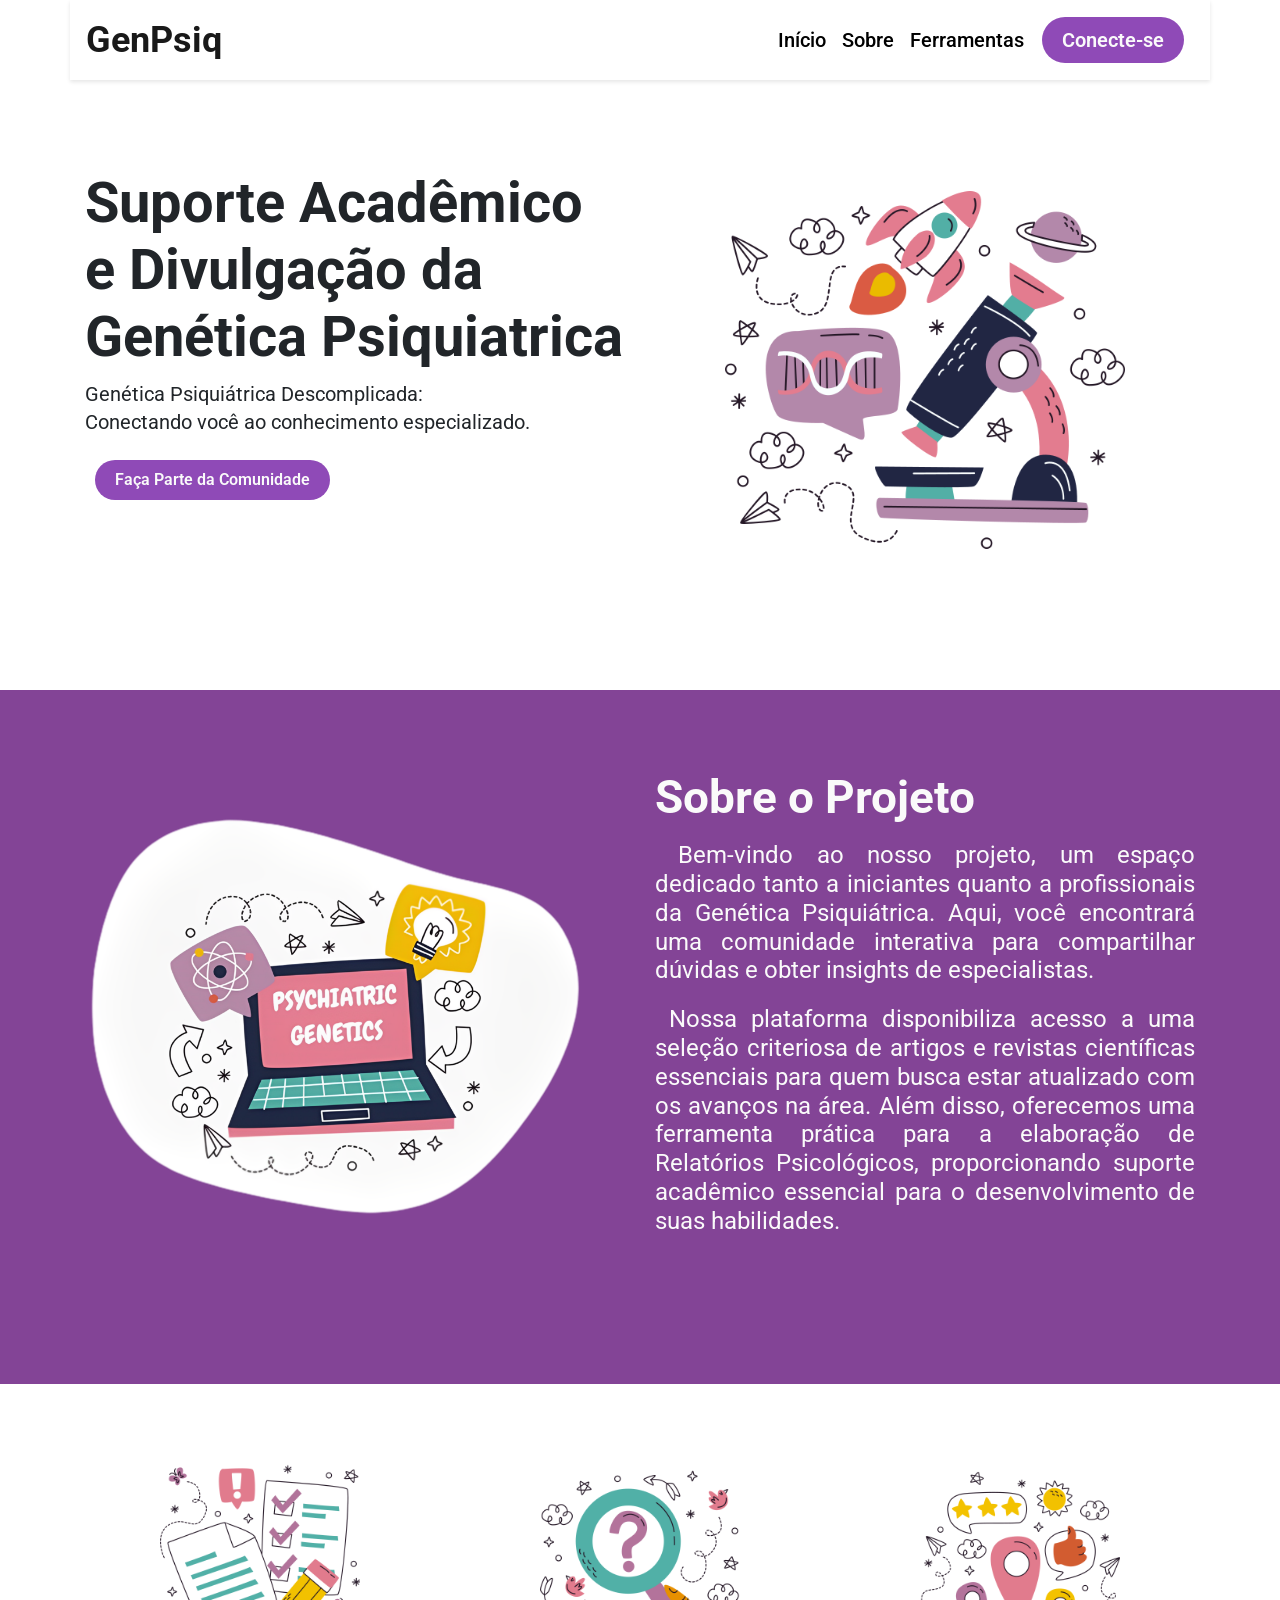
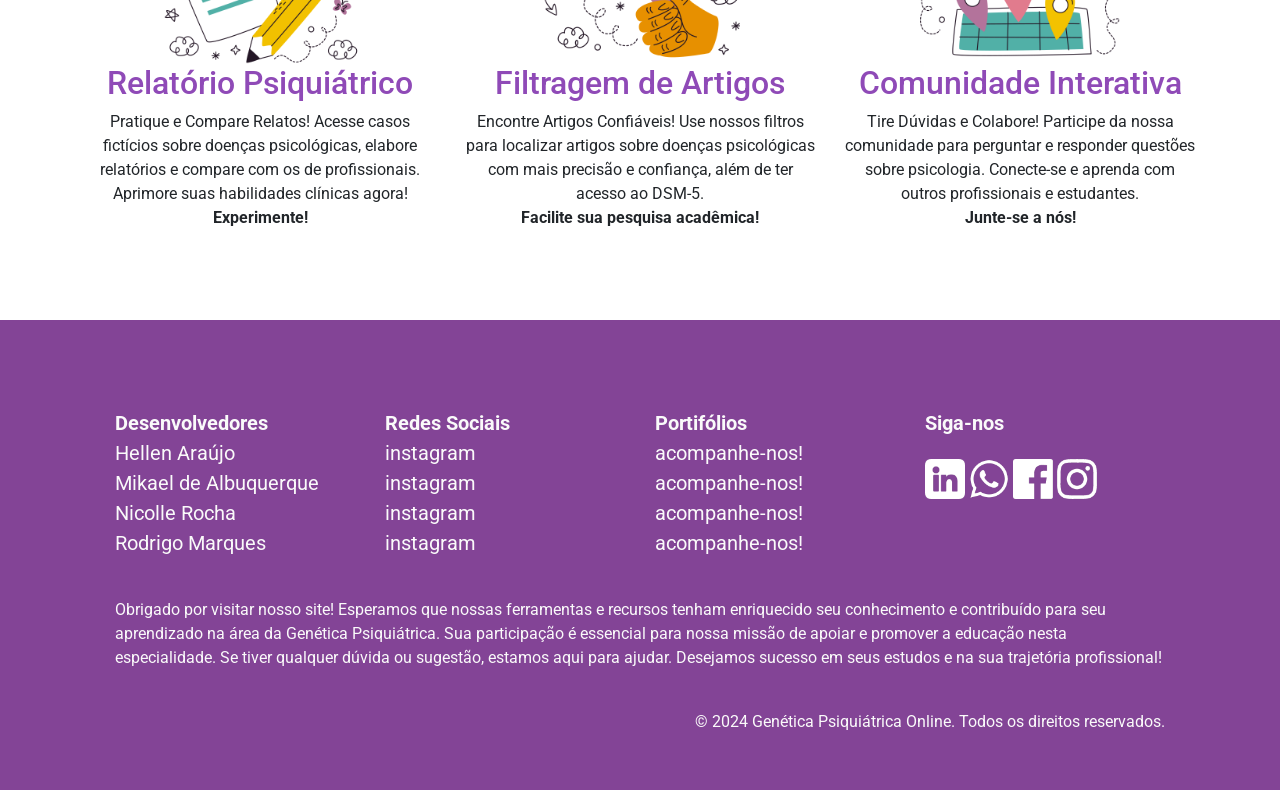
<file: index of/index.html>
<!DOCTYPE html>
<html lang="en">

<head>
    <meta charset="UTF-8">
    <meta name="viewport" content="width=device-width, initial-scale=1.0">
    <title>GenPsiq</title>
    <link rel="icon" type="image/png" sizes="16x16" href="imagens/genes.png">

    <link rel="stylesheet" href="style.css">
    <link rel="stylesheet" href="https://stackpath.bootstrapcdn.com/bootstrap/4.3.1/css/bootstrap.min.css">
    
    <script src="https://code.jquery.com/jquery-3.3.1.slim.min.js"></script>
    <script src="https://cdnjs.cloudflare.com/ajax/libs/popper.js/1.14.7/umd/popper.min.js"></script>
    <script src="https://stackpath.bootstrapcdn.com/bootstrap/4.3.1/js/bootstrap.min.js"></script>
</head>

<body>
    <nav class="navbar navbar-expand-lg navbar-light container">
        <a href="index.html" class="navbar-brand">GenPsiq</a>
        <button class="navbar-toggler" type="button" data-toggle="collapse" data-target="#navbarSupportedContent"
            aria-controls="navbarSupportedContent" aria-expanded="false" aria-label="Toggle navigation">
            <span class="navbar-toggler-icon"></span>
        </button>
        <div class="collapse navbar-collapse d-md-flex justify-content-end text-center" id="navbarSupportedContent">
            <ul class="navbar-nav">
                <li class="nav-item">
                    <a href="#" class="nav-link">Início</a>
                </li>
                <li class="nav-item">
                    <a href="#about-us__section" class="nav-link">Sobre</a>
                </li>
                <li class="nav-item">
                    <a href="#projects__section" class="nav-link">Ferramentas</a>
                </li>
                <li class="nav-item">
                    <a href="login of/index.html" class="nav-link button btn-nav">Conecte-se</a>
                </li>
            </ul>
        </div>
    </nav>

    <section id="header__section">
        <div class="container">
            <div class="row">
                <div class="col-md-6 col-12">
                    <h1>Suporte Acadêmico e Divulgação da Genética Psiquiatrica</h1>
                    <p class="mb-4">Genética Psiquiátrica Descomplicada: <br> Conectando você ao conhecimento especializado.</p>
                    <a href="https://localhost/PW3/comunidade teste/index.php" class="nav-link button btn-nav">Faça Parte da Comunidade</a>
                </div>
                <div class="col-md-6 col-12 d-flex align-items-center justify-content-center">
                    <img src="imagens/ciencia.png" alt="">
                </div>
            </div>
        </div>
    </section>

    <section id="about-us__section">
        <div class="container">
            <div class="row">
                <div class="col-md-6 col-12 my-5">
                    <img src="imagens/psychiatric_genetics-removebg-preview (1).png" alt="">
                </div>
                <div class="col-md-6 col-12 align-self-center pb-5 pb-md0">
                    <h2 class="mb-3">Sobre o Projeto</h2>
                    <p class="justify-text">&nbsp;Bem-vindo ao nosso projeto, um espaço dedicado tanto a iniciantes quanto a profissionais da Genética Psiquiátrica. Aqui, você encontrará uma comunidade interativa para compartilhar dúvidas e obter insights de especialistas. </p>
                    <p class="justify-text">&nbsp;Nossa plataforma disponibiliza acesso a uma seleção criteriosa de artigos e revistas científicas essenciais para quem busca estar atualizado com os avanços na área. Além disso, oferecemos uma ferramenta prática para a elaboração de Relatórios Psicológicos, proporcionando suporte acadêmico essencial para o desenvolvimento de suas habilidades.</p>
                </div>
            </div>
        </div>
    </section>
    
    <section id="projects__section">
        <div class="container">
            <div class="row text-center">
                <div class="col-md-4 col-12 align-self-center">
                    <a href="anamnese/anamnese.html"><img src="imagens/arquivo.png" alt=""></a>
                    <br>
                    <a href="anamnese/anamnese.html" class="custom-link"><h2 class="custom-link">Relatório Psiquiátrico</h2></a>
                    <p class="justify-text1">Pratique e Compare Relatos! Acesse casos fictícios sobre doenças psicológicas, elabore relatórios e compare com os de profissionais. Aprimore suas habilidades clínicas agora!<br><b>Experimente!</b></p>
                </div>
                <div class="col-md-4 col-12 align-self-center">
                    <a href="download/index-pdf.html"><img src="imagens/pergunta.png" alt=""></a>
                    <br>
                    <a href="download/index-pdf.html" class="custom-link"><h2 class="custom-link">Filtragem de Artigos</h2></a>
                    <p class="justify-text1">Encontre Artigos Confiáveis! Use nossos filtros para localizar artigos sobre doenças psicológicas com mais precisão e confiança, além de ter acesso ao DSM-5.<br><b>Facilite sua pesquisa acadêmica!</b></p>
                </div>
                <div class="col-md-4 col-12 align-self-center">
                    <a href="https://localhost/PW3/comunidade teste/index.php"><img src="imagens/placeholder.png" alt=""></a>
                    
                    <a href="https://localhost/PW3/comunidade teste/index.php" class="custom-link"><h2 class="custom-link">Comunidade Interativa</h2></a>
                    <p class="justify-text1">Tire Dúvidas e Colabore! Participe da nossa comunidade para perguntar e responder questões sobre psicologia. Conecte-se e aprenda com outros profissionais e estudantes.<br><b>Junte-se a nós!</b></p>
                </div>
            </div>
        </div>
    </section>
    <br>
    <footer id="footer__section">
        <div class="container">
            <div class="row">
                <div class="col-lg-3 col-6 pt-md-5 col-md-4">
                    <ul class="list-unstyled">
                        <li class="font-weight-bold">Desenvolvedores</li>
                        <a href="#" class="text-description"><li>Hellen Araújo</li></a>
                        <a href="#" class="text-description"><li>Mikael de Albuquerque</li></a>
                        <a href="#" class="text-description"><li>Nicolle Rocha</li></a>
                        <a href="#" class="text-description"><li>Rodrigo Marques</li></a>
                    </ul>
                </div>
                <div class="col-lg-3 col-6 pt-md-5 col-md-4">
                    <ul class="list-unstyled">
                        <li class="font-weight-bold">Redes Sociais</li>
                        <a href="https://www.instagram.com/gr0tthellen/" target="_blank" class="text-description"><li>instagram</li></a>
                        <a href="https://www.instagram.com/mikael.as_/" target="_blank" class="text-description"><li>instagram</li></a>
                        <a href="https://www.instagram.com/nicchopo/" target="_blank" class="text-description"><li>instagram</li></a>
                        <a href="https://www.instagram.com/rodrigou.cor/" target="_blank" class="text-description"><li>instagram</li></a>
                    </ul>
                </div>
                <div class="col-lg-3 col-6 pt-md-5 col-md-4">
                    <ul class="list-unstyled">
                        <li class="font-weight-bold">Portifólios</li>
                        <a href="#" class="text-description"><li>acompanhe-nos!</li></a>
                        <a href="#" class="text-description"><li>acompanhe-nos!</li></a>
                        <a href="#" class="text-description"><li>acompanhe-nos!</li></a>
                        <a href="#" class="text-description"><li>acompanhe-nos!</li></a>
                    </ul>
                </div>
                <div class="col-lg-3 col-6 py-md-4 pt-lg-5 social-icons col-md-12 text-md-center text-lg-left">
                    <p class="font-weight-bold">Siga-nos</p>
                    <a href="#"><img src="imagens/linkedin.png" alt=""></a>
                    <a href="#"><img src="imagens/whatsapp.png" alt=""></a>
                    <a href="#"><img src="imagens/logotipo-do-aplicativo-do-facebook.png" alt=""></a>
                    <a href="#"><img src="imagens/instagram.png" alt=""></a>
                </div>
                <div class="text-final col-12 py-4">
                    <p>  
                        Obrigado por visitar nosso site! Esperamos que nossas ferramentas e recursos tenham enriquecido seu conhecimento e contribuído para seu aprendizado na área da Genética Psiquiátrica.
                         Sua participação é essencial para nossa missão de apoiar e promover a educação nesta especialidade. 
                         Se tiver qualquer dúvida ou sugestão, estamos aqui para ajudar. Desejamos sucesso em seus estudos e na sua trajetória profissional!
                    </p>
                </div>
                <div class="text-final col-12 text-right">
                    <p>&copy; 2024 Genética Psiquiátrica Online. Todos os direitos reservados.</p>
                </div>
            </div>
        </div>
    </footer>
</body>

</html>
</file>
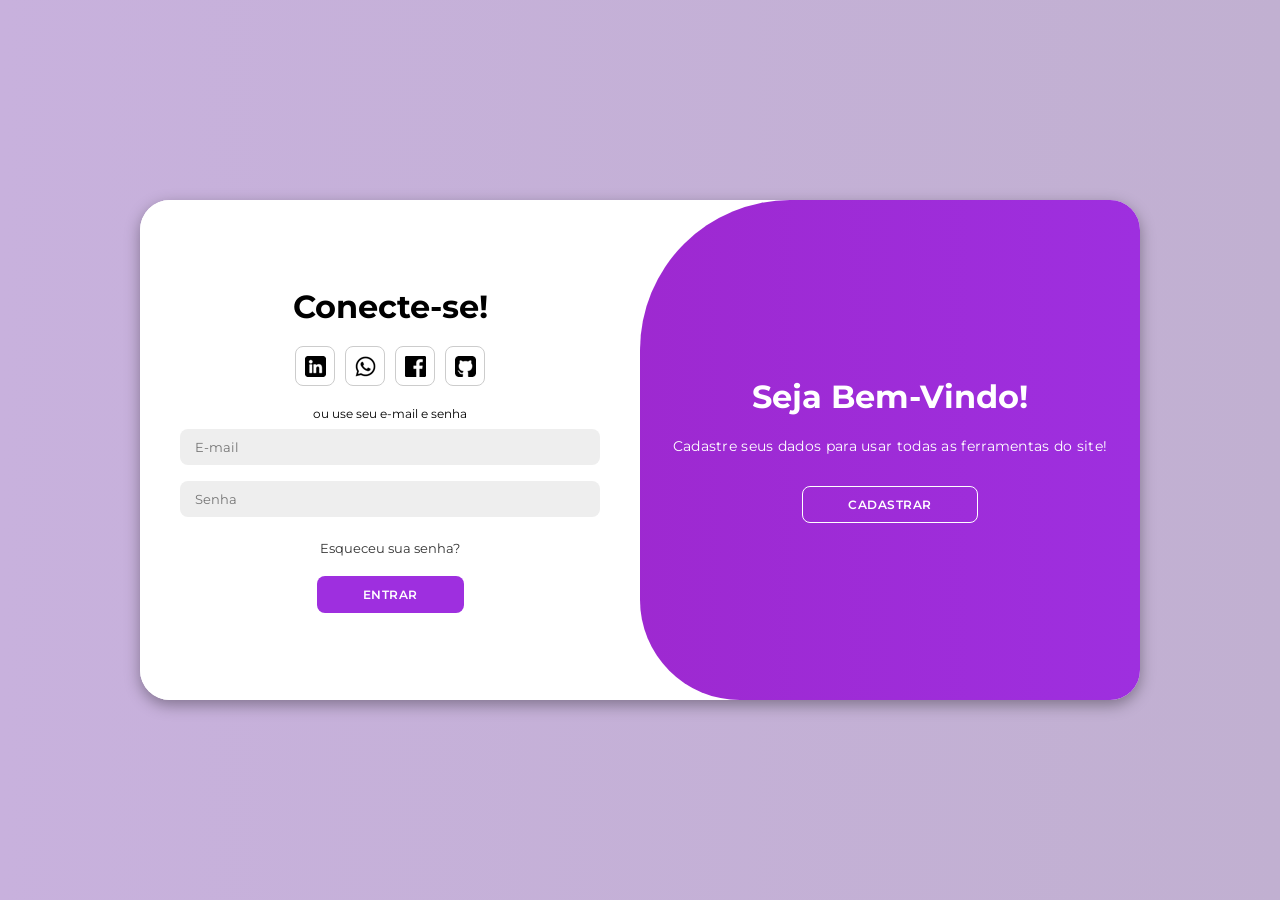
<file: index of/login of/index.html>
<!DOCTYPE html>
<html lang="en">
<head>
    <meta charset="UTF-8">
    <meta name="viewport" content="width=device-width, initial-scale=1.0">
    <title>Login - GenPy</title>
    <link rel="icon" type="image/png" sizes="16x16" href="imagens/genes.png">
    <link rel="stylesheet" href="https://cdnjs.cloudflare.com/ajax/libs/font-awesome/6.6.0/css/all.min.css">
    <link rel="stylesheet" href="style.css">
</head>
<body>
    <div class="container" id="container">
        <div class="form-container sign-up">
            <form>
                <h1>Crie sua Conta!</h1>
                <div class="social-icons">
                    <a href="#" class="icon"><img src="imagens/linkedin.png" alt=""></a>
                    <a href="#" class="icon"><img src="imagens/whatsapp.png" alt=""></a>
                    <a href="#" class="icon"><img src="imagens/logotipo-do-aplicativo-do-facebook.png" alt=""></a>
                    <a href="#" class="icon"><img src="imagens/placa-do-github.png" alt=""></a>
                </div>
                <span>ou use seu e-mail para cadastrar-se</span>
                <input type="text" placeholder="Nome">
                <input type="email" placeholder="E-mail">
                <input type="password" placeholder="Senha">
                <button>Cadastrar</button>
            </form>
        </div>
        <div class="form-container sign-in">
            <form>
                <h1>Conecte-se!</h1>
                <div class="social-icons">
                    <a href="#" class="icon"><img src="imagens/linkedin.png" alt=""></a>
                    <a href="#" class="icon"><img src="imagens/whatsapp.png" alt=""></a>
                    <a href="#" class="icon"><img src="imagens/logotipo-do-aplicativo-do-facebook.png" alt=""></a>
                    <a href="#" class="icon"><img src="imagens/placa-do-github.png" alt=""></a>
                </div>
                <span>ou use seu e-mail e senha</span>
                <input type="email" placeholder="E-mail">
                <input type="password" placeholder="Senha">
                <a href="#">Esqueceu sua senha?</a>
                <button>Entrar</button>
            </form>
        </div>
        <div class="toggle-container">
            <div class="toggle">
                <div class="toggle-panel toggle-left">
                    <h1>Que bom ter você de volta!</h1>
                    <p>Insira seus dados para usar todas as ferramentas do site!</p>
                    <button class="hidden" id="login">Entrar</button>
                </div>
                <div class="toggle-panel toggle-right">
                    <h1>Seja Bem-Vindo!</h1>
                    <p>Cadastre seus dados para usar todas as ferramentas do site!</p>
                    <button class="hidden" id="register">Cadastrar</button>
                </div>
            </div>
        </div>
    </div>

    <script src="script.js"></script>
</body>
</html>
</file>
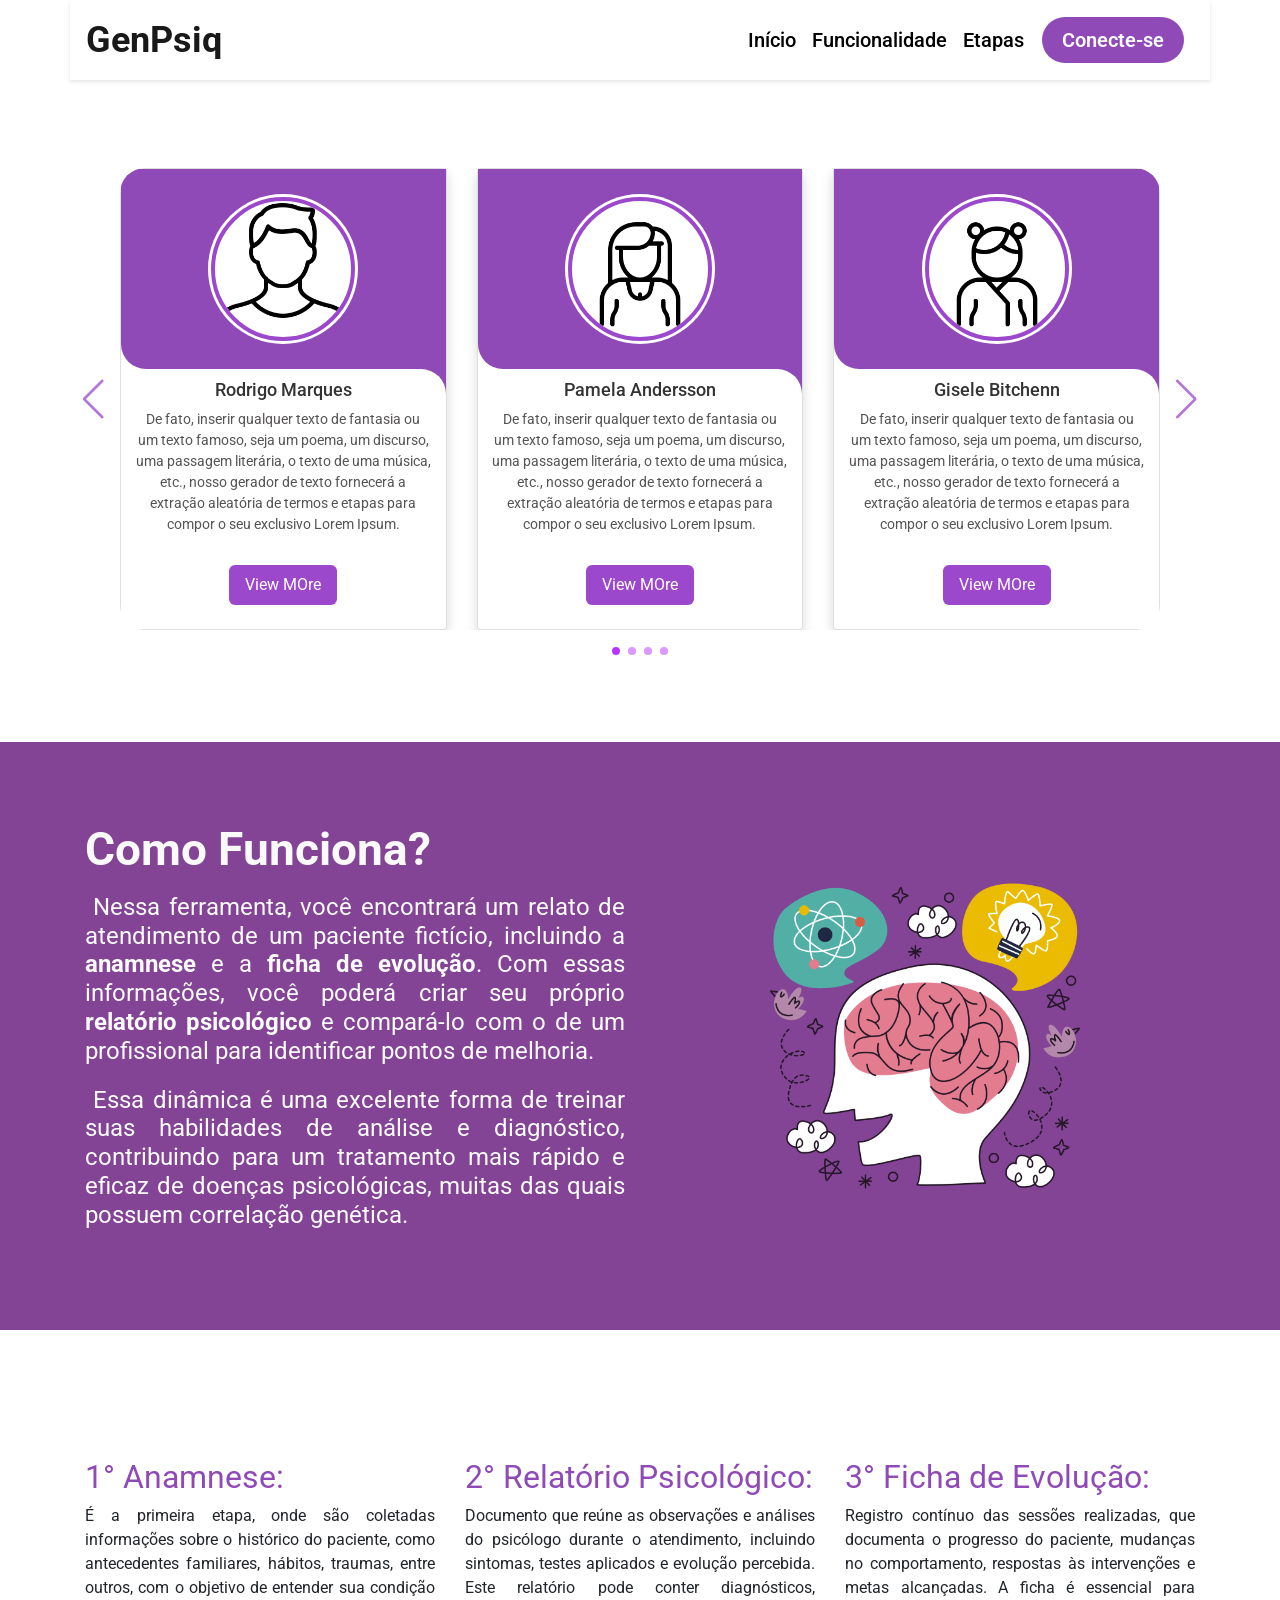
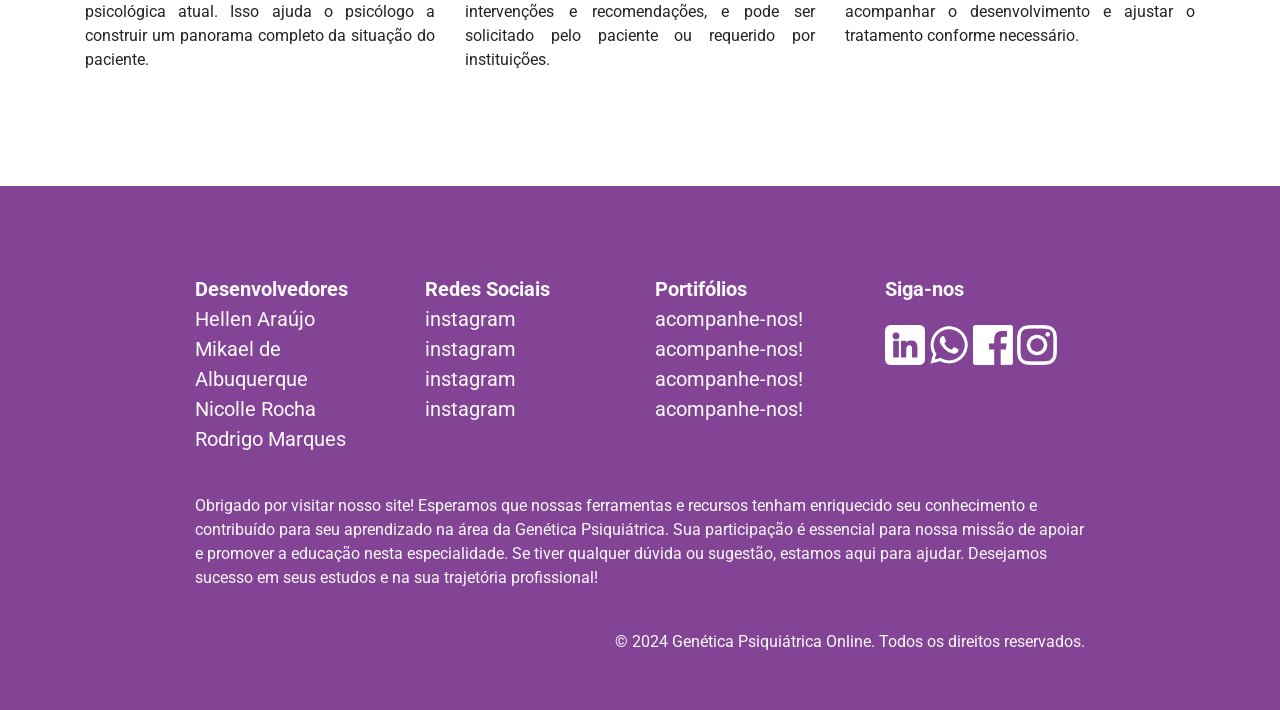
<file: index of/anamnese/anamnese.html>
<!DOCTYPE html>
<html lang="en">

<head>
    <meta charset="UTF-8">
    <meta name="viewport" content="width=device-width, initial-scale=1.0">
    <title>Genpsiq - Relatório Psiquiátrico</title>
    <link rel="icon" type="image/png" sizes="16x16" href="imagens/genes.png">

    <link rel="stylesheet" href="CSS/swiper-bundle.min.css">
    <link rel="stylesheet" href="CSS/style-anam.css">
    <link rel="stylesheet" href="https://stackpath.bootstrapcdn.com/bootstrap/4.3.1/css/bootstrap.min.css">
    
    <script src="https://code.jquery.com/jquery-3.3.1.slim.min.js"></script>
    <script src="https://cdnjs.cloudflare.com/ajax/libs/popper.js/1.14.7/umd/popper.min.js"></script>
    <script src="https://stackpath.bootstrapcdn.com/bootstrap/4.3.1/js/bootstrap.min.js"></script>
</head>

<body>
    <nav class="navbar navbar-expand-lg navbar-light container">
        <a href="#" class="navbar-brand">GenPsiq</a>
        <button class="navbar-toggler" type="button" data-toggle="collapse" data-target="#navbarSupportedContent"
            aria-controls="navbarSupportedContent" aria-expanded="false" aria-label="Toggle navigation">
            <span class="navbar-toggler-icon"></span>
        </button>
        <div class="collapse navbar-collapse d-md-flex justify-content-end text-center" id="navbarSupportedContent">
            <ul class="navbar-nav">
                <li class="nav-item">
                    <a href="../index.html" class="nav-link">Início</a>
                </li>
                <li class="nav-item">
                    <a href="#about-us__section" class="nav-link">Funcionalidade</a>
                </li>
                <li class="nav-item">
                    <a href="#projects__section" class="nav-link">Etapas</a>
                </li>
                <li class="nav-item">
                    <a href="../login of/index.html" class="nav-link button btn-nav">Conecte-se</a>
                </li>
            </ul>
        </div>
    </nav>
    <br><br>

    <div class="slide-container swiper">
        <div class="slide-content">
            <div class="card-wrapper swiper-wrapper">
                <div class="card swiper-slide">
                    <div class="image-content">
                        <span class="overlay"></span>

                        <div class="card-image">
                            <img src="imagens/homem.png" alt="" class="card-img">
                        </div>
                    </div>

                    <div class="card-content">
                        <h2 class="name">Rodrigo Marques</h2>
                        <p class="description">De fato, inserir qualquer texto de fantasia ou um texto famoso, seja um poema, um discurso, uma passagem literária, o texto de uma música, etc., nosso gerador de texto fornecerá a extração aleatória de termos e etapas para compor o seu exclusivo Lorem Ipsum.</p>
                        
                        <a href="caso1.html" class="style-button"><button class="botao">View MOre</button></a>
                    </div>
                </div>
                <div class="card swiper-slide">
                    <div class="image-content">
                        <span class="overlay"></span>

                        <div class="card-image">
                            <img src="imagens/mulheres.png" alt="" class="card-img">
                        </div>
                    </div>

                    <div class="card-content">
                        <h2 class="name">Pamela Andersson</h2>
                        <p class="description">De fato, inserir qualquer texto de fantasia ou um texto famoso, seja um poema, um discurso, uma passagem literária, o texto de uma música, etc., nosso gerador de texto fornecerá a extração aleatória de termos e etapas para compor o seu exclusivo Lorem Ipsum.</p>
                        
                        <a href="caso2.html" class="style-button"><button class="botao">View MOre</button></a>
                    </div>
                </div>
                <div class="card swiper-slide">
                    <div class="image-content">
                        <span class="overlay"></span>

                        <div class="card-image">
                            <img src="imagens/menina.png" alt="" class="card-img">
                        </div>
                    </div>

                    <div class="card-content">
                        <h2 class="name">Gisele Bitchenn</h2>
                        <p class="description">De fato, inserir qualquer texto de fantasia ou um texto famoso, seja um poema, um discurso, uma passagem literária, o texto de uma música, etc., nosso gerador de texto fornecerá a extração aleatória de termos e etapas para compor o seu exclusivo Lorem Ipsum.</p>
                        
                        <a href="caso3.html" class="style-button"><button class="botao">View MOre</button></a>
                    </div>
                </div>
                <div class="card swiper-slide">
                    <div class="image-content">
                        <span class="overlay"></span>

                        <div class="card-image">
                            <img src="imagens/homem.png" alt="" class="card-img">
                        </div>
                    </div>

                    <div class="card-content">
                        <h2 class="name">Felipe Baiucu</h2>
                        <p class="description">De fato, inserir qualquer texto de fantasia ou um texto famoso, seja um poema, um discurso, uma passagem literária, o texto de uma música, etc., nosso gerador de texto fornecerá a extração aleatória de termos e etapas para compor o seu exclusivo Lorem Ipsum.</p>
                        
                        <a href="caso4.html" class="style-button"><button class="botao">View MOre</button></a>
                    </div>
                </div>
            </div>
        </div>

    
        <div class="swiper-button-next swiper-navBtn"></div>
        <div class="swiper-button-prev swiper-navBtn"></div>
        <div class="swiper-pagination"></div>
  
    </div>
    <br><br><br>

    <section id="about-us__section">
        <div class="container">
            <div class="row">
                <!--<div class="col-md-6 col-12 align-self-center pb-5 pb-md0">-->
                <div class="col-md-6 col-12">    
                    <h2 class="mb-3">Como Funciona?</h2>
                    <p class="justify-text">&nbsp;Nessa ferramenta, você encontrará um relato de atendimento de um paciente fictício, incluindo a <b>anamnese</b> e a <b>ficha de evolução</b>. Com essas informações, você poderá criar seu próprio <b>relatório psicológico</b> e compará-lo com o de um profissional para identificar pontos de melhoria. </p>
                    <p class="justify-text">&nbsp;Essa dinâmica é uma excelente forma de treinar suas habilidades de análise e diagnóstico, contribuindo para um tratamento mais rápido e eficaz de doenças psicológicas, muitas das quais possuem correlação genética.</p>
                </div>
                <!--<div class="col-md-6 col-12 my-5">-->
                    <div class="col-md-6 col-12 d-flex align-items-center justify-content-center">
                    <img src="imagens/ciencia2.png" alt="">
                </div>
            </div>
        </div>
    </section>
    <!--<section id="about-us__section-2">
        <div class="container">
            <div class="row">
                <div class="col-md-6 col-12 my-5">
                    <img src="imagens/ciencia2.png" alt="">
               
                <div class="col-md-6 col-12 align-self-center pb-5 pb-md0">    
                    <h2 class="mb-3">O que é um Relato de Atendimento?</h2>
                    <p class="justify-text">&nbsp;Um relato de atendimento é um documento usado por profissionais de saúde mental, como psicólogos, para registrar informações coletadas durante o processo terapêutico de um paciente. Ele é dividido em três partes principais: <b>anamnese, relatório psicológico e ficha de evolução.</b></p>
                </div>
                
                    
            </div>
        </div>
    </section>-->
    <br><br>
    <section id="projects__section">
        <div class="container">
            <div class="row text-center">
                <div class="col-md-4 col-12 align-self-center">
                    <h2 class="custom-link">1° Anamnese: </h2>
                    <p class="justify-text1">É a primeira etapa, onde são coletadas informações sobre o histórico do paciente, como antecedentes familiares, hábitos, traumas, entre outros, com o objetivo de entender sua condição psicológica atual. Isso ajuda o psicólogo a construir um panorama completo da situação do paciente.</p>
                </div>
                <div class="col-md-4 col-16 align-self-center">
                    <h2 class="custom-link">2° Relatório Psicológico: </h2>
                    <p class="justify-text1">Documento que reúne as observações e análises do psicólogo durante o atendimento, incluindo sintomas, testes aplicados e evolução percebida. Este relatório pode conter diagnósticos, intervenções e recomendações, e pode ser solicitado pelo paciente ou requerido por instituições.</p>
                </div>
                <div class="col-md-4 col-12 align-self-center">
                    <h2 class="custom-link">3° Ficha de Evolução: </h2>
                    <p class="justify-text1">Registro contínuo das sessões realizadas, que documenta o progresso do paciente, mudanças no comportamento, respostas às intervenções e metas alcançadas. A ficha é essencial para acompanhar o desenvolvimento e ajustar o tratamento conforme necessário.</p>
                <br>
                </div>
            </div>
        </div>
    </section>
    

    <br><br>
    <footer id="footer__section">
        <div class="container">
            <div class="row">
                <div class="col-lg-3 col-6 pt-md-5 col-md-4">
                    <ul class="list-unstyled">
                        <li class="font-weight-bold">Desenvolvedores</li>
                        <a href="#" class="text-description"><li>Hellen Araújo</li></a>
                        <a href="#" class="text-description"><li>Mikael de Albuquerque</li></a>
                        <a href="#" class="text-description"><li>Nicolle Rocha</li></a>
                        <a href="#" class="text-description"><li>Rodrigo Marques</li></a>
                    </ul>
                </div>
                <div class="col-lg-3 col-6 pt-md-5 col-md-4">
                    <ul class="list-unstyled">
                        <li class="font-weight-bold">Redes Sociais</li>
                        <a href="https://www.instagram.com/gr0tthellen/" target="_blank" class="text-description"><li>instagram</li></a>
                        <a href="https://www.instagram.com/mikael.as_/" target="_blank" class="text-description"><li>instagram</li></a>
                        <a href="https://www.instagram.com/nicchopo/" target="_blank" class="text-description"><li>instagram</li></a>
                        <a href="https://www.instagram.com/rodrigou.cor/" target="_blank" class="text-description"><li>instagram</li></a>
                    </ul>
                </div>
                <div class="col-lg-3 col-6 pt-md-5 col-md-4">
                    <ul class="list-unstyled">
                        <li class="font-weight-bold">Portifólios</li>
                        <a href="#" class="text-description"><li>acompanhe-nos!</li></a>
                        <a href="#" class="text-description"><li>acompanhe-nos!</li></a>
                        <a href="#" class="text-description"><li>acompanhe-nos!</li></a>
                        <a href="#" class="text-description"><li>acompanhe-nos!</li></a>
                    </ul>
                </div>
                <div class="col-lg-3 col-6 py-md-4 pt-lg-5 social-icons col-md-12 text-md-center text-lg-left">
                    <p class="font-weight-bold">Siga-nos</p>
                    <a href="#"><img src="imagens/linkedin.png" alt=""></a>
                    <a href="#"><img src="imagens/whatsapp.png" alt=""></a>
                    <a href="#"><img src="imagens/logotipo-do-aplicativo-do-facebook.png" alt=""></a>
                    <a href="#"><img src="imagens/instagram.png" alt=""></a>
                </div>
                <div class="text-final col-12 py-4">
                    <p>  
                        Obrigado por visitar nosso site! Esperamos que nossas ferramentas e recursos tenham enriquecido seu conhecimento e contribuído para seu aprendizado na área da Genética Psiquiátrica.
                         Sua participação é essencial para nossa missão de apoiar e promover a educação nesta especialidade. 
                         Se tiver qualquer dúvida ou sugestão, estamos aqui para ajudar. Desejamos sucesso em seus estudos e na sua trajetória profissional!
                    </p>
                </div>
                <div class="text-final col-12 text-right">
                    <p>&copy; 2024 Genética Psiquiátrica Online. Todos os direitos reservados.</p>
                </div>
            </div>
        </div>
    </footer>
</body>

    <script src="JS/swiper-bundle.min.js"></script>
    <script src="JS/script.js"></script>
</html>
</file>
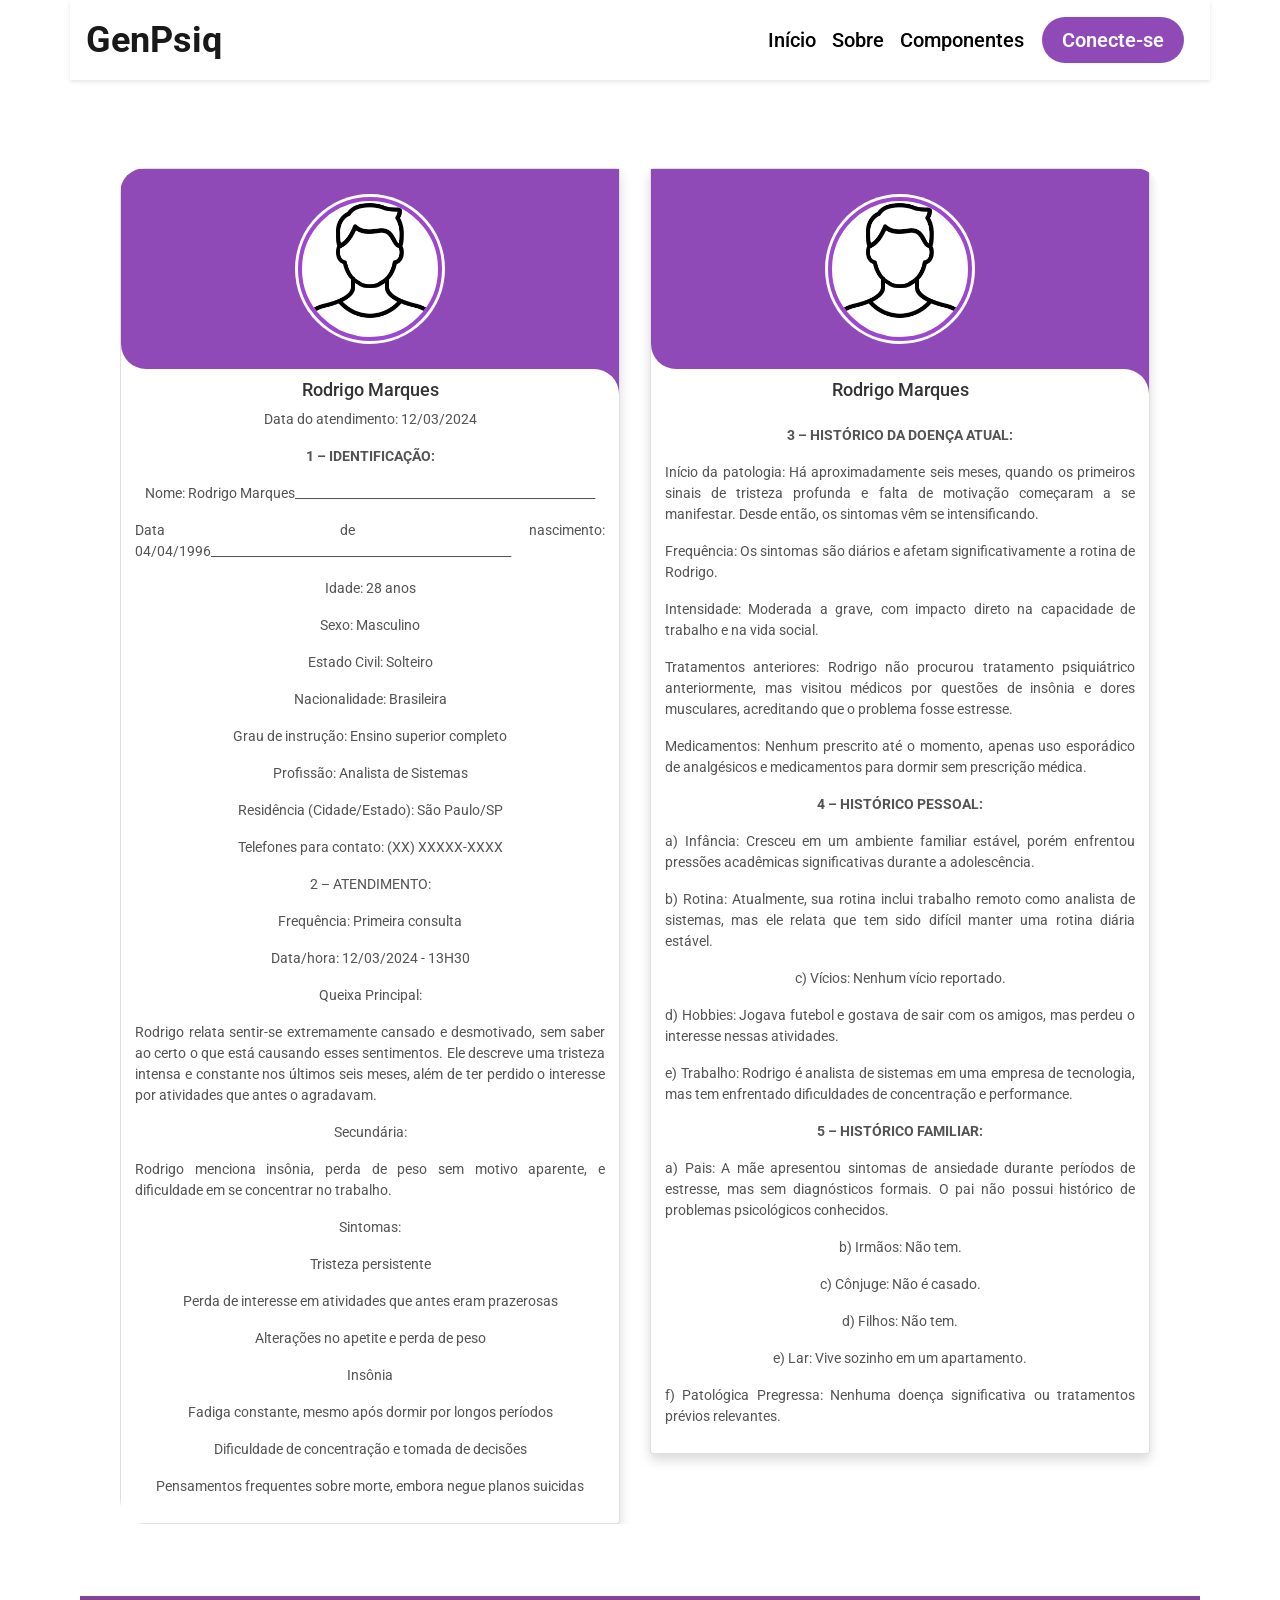
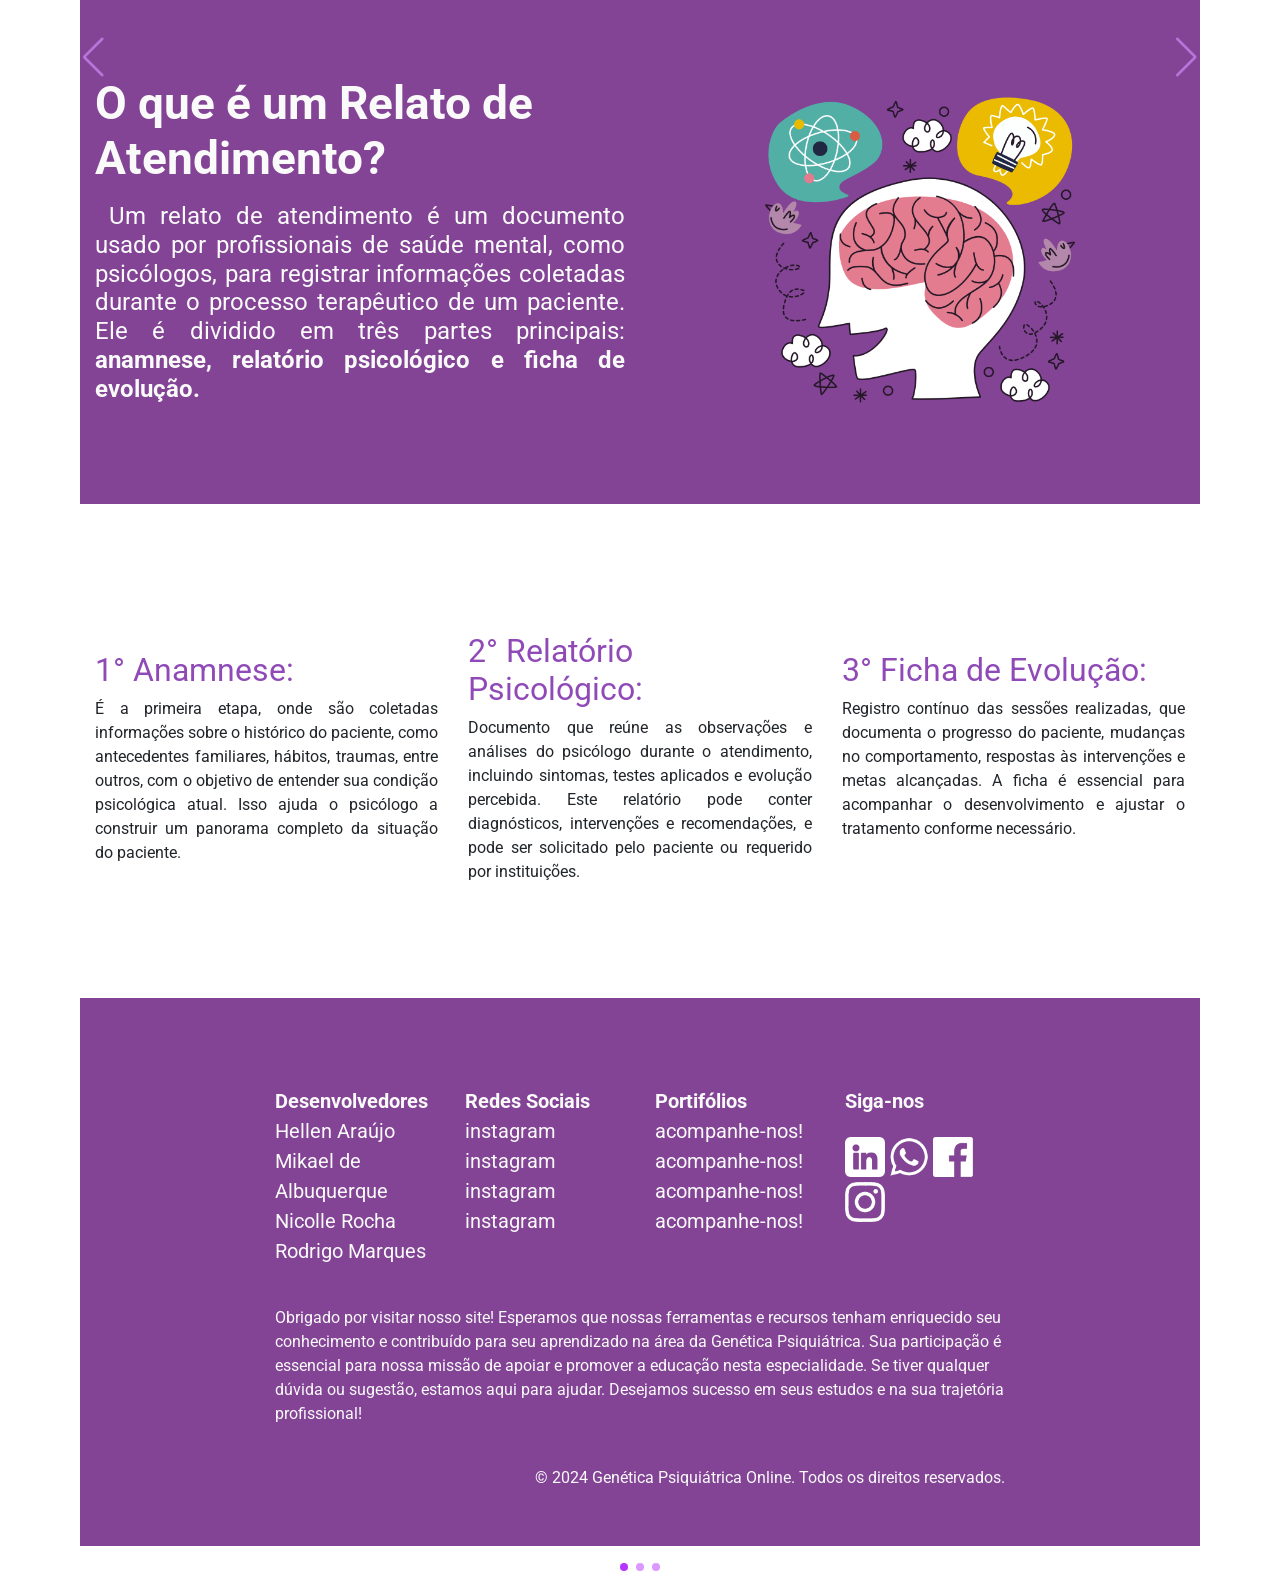
<file: index of/anamnese/caso1.html>
<!DOCTYPE html>
<html lang="en">

<head>
    <meta charset="UTF-8">
    <meta name="viewport" content="width=device-width, initial-scale=1.0">
    <title>Genpsiq - Relatório Psiquiátrico</title>
    <link rel="icon" type="image/png" sizes="16x16" href="imagens/genes.png">

    <link rel="stylesheet" href="CSS/swiper-bundle.min.css">
    <link rel="stylesheet" href="CSS/style-caso1.css">
    <link rel="stylesheet" href="https://stackpath.bootstrapcdn.com/bootstrap/4.3.1/css/bootstrap.min.css">
    
    <script src="https://code.jquery.com/jquery-3.3.1.slim.min.js"></script>
    <script src="https://cdnjs.cloudflare.com/ajax/libs/popper.js/1.14.7/umd/popper.min.js"></script>
    <script src="https://stackpath.bootstrapcdn.com/bootstrap/4.3.1/js/bootstrap.min.js"></script>
</head>

<body>
    <nav class="navbar navbar-expand-lg navbar-light container">
        <a href="#" class="navbar-brand">GenPsiq</a>
        <button class="navbar-toggler" type="button" data-toggle="collapse" data-target="#navbarSupportedContent"
            aria-controls="navbarSupportedContent" aria-expanded="false" aria-label="Toggle navigation">
            <span class="navbar-toggler-icon"></span>
        </button>
        <div class="collapse navbar-collapse d-md-flex justify-content-end text-center" id="navbarSupportedContent">
            <ul class="navbar-nav">
                <li class="nav-item">
                    <a href="../index.html" class="nav-link">Início</a>
                </li>
                <li class="nav-item">
                    <a href="#about-us__section" class="nav-link">Sobre</a>
                </li>
                <li class="nav-item">
                    <a href="#projects__section" class="nav-link">Componentes</a>
                </li>
                <li class="nav-item">
                    <a href="../login of/index.html" class="nav-link button btn-nav">Conecte-se</a>
                </li>
            </ul>
        </div>
    </nav>
    <br><br>

    <div class="slide-container swiper">
        <div class="slide-content">
            <div class="card-wrapper swiper-wrapper">
                <div class="card swiper-slide">
                    <div class="image-content">
                        <span class="overlay"></span>

                        <div class="card-image">
                            <img src="imagens/homem.png" alt="" class="card-img">
                        </div>
                    </div>

                    <div class="card-content">
                        <h2 class="name">Rodrigo Marques</h2>
                        <p class="description">Data do atendimento: 12/03/2024</p>
                        <p class="description"><b>1 – IDENTIFICAÇÃO:</b></p>
                        <p class="description">Nome: Rodrigo Marques__________________________________________________</p>
                        <p class="description">Data de nascimento: 04/04/1996__________________________________________________</p>
                        <p class="description">Idade: 28 anos</p>
                        <p class="description">Sexo: Masculino</p>
                        <p class="description">Estado Civil: Solteiro</p>
                        <p class="description">Nacionalidade: Brasileira</p>
                        <p class="description">Grau de instrução: Ensino superior completo</p>
                        <p class="description">Profissão: Analista de Sistemas</p>
                        <p class="description">Residência (Cidade/Estado): São Paulo/SP</p>
                        <p class="description">Telefones para contato: (XX) XXXXX-XXXX
                        
                        <p class="description">2 – ATENDIMENTO:</p>
                        <p class="description">Frequência: Primeira consulta</p>
                        <p class="description">Data/hora: 12/03/2024 - 13H30</p>
                        
                        <p class="description">Queixa Principal:</p>
                        <p class="description">Rodrigo relata sentir-se extremamente cansado e desmotivado, sem saber ao certo o que está causando esses sentimentos. Ele descreve uma tristeza intensa e constante nos últimos seis meses, além de ter perdido o interesse por atividades que antes o agradavam.</p>
                        
                        <p class="description">Secundária:</p>
                        <p class="description">Rodrigo menciona insônia, perda de peso sem motivo aparente, e dificuldade em se concentrar no trabalho.</p>
                        
                        <p class="description">Sintomas:</p>
                        
                        <p class="description">Tristeza persistente</p>
                        <p class="description">Perda de interesse em atividades que antes eram prazerosas</p>
                        <p class="description">Alterações no apetite e perda de peso</p>
                        <p class="description">Insônia</p>
                        <p class="description">Fadiga constante, mesmo após dormir por longos períodos</p>
                        <p class="description">Dificuldade de concentração e tomada de decisões</p>
                        <p class="description">Pensamentos frequentes sobre morte, embora negue planos suicidas</p>
                    
                    </div>
                </div>
                <div class="card swiper-slide">
                    <div class="image-content">
                        <span class="overlay"></span>

                        <div class="card-image">
                            <img src="imagens/homem.png" alt="" class="card-img">
                        </div>
                    </div>

                    <div class="card-content">
                        <h2 class="name">Rodrigo Marques</h2>
                        <p class="description"></p>
                    
                    
                        <p class="description"><b>3 – HISTÓRICO DA DOENÇA ATUAL:</b></p>
                        <p class="description">Início da patologia: Há aproximadamente seis meses, quando os primeiros sinais de tristeza profunda e falta de motivação começaram a se manifestar. Desde então, os sintomas vêm se intensificando.</p>
                        
                        <p class="description">Frequência: Os sintomas são diários e afetam significativamente a rotina de Rodrigo.</p>
                        <p class="description">Intensidade: Moderada a grave, com impacto direto na capacidade de trabalho e na vida social.</p>
                        <p class="description">Tratamentos anteriores: Rodrigo não procurou tratamento psiquiátrico anteriormente, mas visitou médicos por questões de insônia e dores musculares, acreditando que o problema fosse estresse.</p>
                        <p class="description">Medicamentos: Nenhum prescrito até o momento, apenas uso esporádico de analgésicos e medicamentos para dormir sem prescrição médica.</p>
                        
                        <p class="description"><b>4 – HISTÓRICO PESSOAL:</b></p>
                        <p class="description">a) Infância: Cresceu em um ambiente familiar estável, porém enfrentou pressões acadêmicas significativas durante a adolescência.</p>
                        <p class="description">b) Rotina: Atualmente, sua rotina inclui trabalho remoto como analista de sistemas, mas ele relata que tem sido difícil manter uma rotina diária estável.</p>
                        <p class="description">c) Vícios: Nenhum vício reportado.</p>
                        <p class="description">d) Hobbies: Jogava futebol e gostava de sair com os amigos, mas perdeu o interesse nessas atividades.</p>
                        <p class="description">e) Trabalho: Rodrigo é analista de sistemas em uma empresa de tecnologia, mas tem enfrentado dificuldades de concentração e performance.</p>
                        
                        <p class="description"><b>5 – HISTÓRICO FAMILIAR:</b></p>
                        <p class="description">a) Pais: A mãe apresentou sintomas de ansiedade durante períodos de estresse, mas sem diagnósticos formais. O pai não possui histórico de problemas psicológicos conhecidos.</p>
                        <p class="description">b) Irmãos: Não tem.</p>
                        <p class="description">c) Cônjuge: Não é casado.</p>
                        <p class="description">d) Filhos: Não tem.</p>
                        <p class="description">e) Lar: Vive sozinho em um apartamento.</p>
                        <p class="description">f) Patológica Pregressa: Nenhuma doença significativa ou tratamentos prévios relevantes.</p>                    
                    </div>
                </div>
                <div class="card swiper-slide">
                    <div class="image-content">
                        <span class="overlay"></span>

                        <div class="card-image">
                            <img src="imagens/homem.png" alt="" class="card-img">
                        </div>
                    </div>

                    <div class="card-content">
                        <h2 class="name">Rodrigo Marques</h2>

                           
                    <p class="description"><b>6 – EXAME PSÍQUICO:</b></p>
                    <p class="description">a) Aparência: Rodrigo se apresenta com uma postura retraída, vestindo roupas confortáveis e simples. Ele parece fisicamente abatido.</p>
                    <p class="description">b) Comportamento: Calmo, porém pouco expressivo emocionalmente.</p>
                    <p class="description">c) Atitude para com o entrevistador: (X) cooperativo ( ) resistente ( ) indiferente</p>
                    <p class="description">d) Orientação: (X) Autoidentificatória (X) corporal (X) temporal (X) espacial (X) orientado em relação à patologia</p>
                    <p class="description">Observações: Evita contato visual prolongado, aparenta introspecção e insegurança ao falar de seus sentimentos.</p>
                    <p class="description">e) Atenção:</p>
                    <p class="description">Vigilância: Apresenta alguma dificuldade de manter a atenção prolongada.</p>
                    <p class="description">Tenacidade: Distraído, dificuldade de concentração.</p>
                    <p class="description">f) Memória: Sem queixas de memória significativa.</p>
                    <p class="description">g) Inteligência: Dentro da normalidade.</p>
                    <p class="description">h) Senso percepção: (X) normal ( ) Alucinação</p>
                    <p class="description">i) Pensamento: ( ) acelerado (X) retardado ( ) fuga ( ) bloqueio ( ) prolixo ( ) repetição</p>
                    
                    <p class="description">Conteúdo:</p>
                    <p class="description">(X) autoacusação ( ) culpa ( ) ruína ( ) tendência ao suicídio</p>
                    <p class="description">j) Linguagem: (X) mussitação (voz murmurada em tom baixo)</p>
                    <p class="description">k) Afetividade: Reduzida, com expressividade emocional limitada.</p>
                    <p class="description">l) Humor: (X) baixa de humor</p>
                    <p class="description">m) Consciência da doença atual: (X) parcialmente</p>
                    <p class="description">7 – HIPÓTESE DIAGNÓSTICA:</p>
                    <p class="description">____________________________________________</p>
                    </div>
            </div>
        </div> 
        <div class="swiper-button-next swiper-navBtn"></div>
        <div class="swiper-button-prev swiper-navBtn"></div>
        <div class="swiper-pagination"></div> 
    </div>
    <br><br><br>

    <section id="about-us__section">
        <div class="container">
            <div class="row">
                <!--<div class="col-md-6 col-12 align-self-center pb-5 pb-md0">-->
                <div class="col-md-6 col-12">    
                    <h2 class="mb-3">O que é um Relato de Atendimento?</h2>
                    <p class="justify-text">&nbsp;Um relato de atendimento é um documento usado por profissionais de saúde mental, como psicólogos, para registrar informações coletadas durante o processo terapêutico de um paciente. Ele é dividido em três partes principais: <b>anamnese, relatório psicológico e ficha de evolução.</b></p>
                </div>
                <!--<div class="col-md-6 col-12 my-5">-->
                    <div class="col-md-6 col-12 d-flex align-items-center justify-content-center">
                    <img src="imagens/ciencia2.png" alt="">
                </div>
            </div>
        </div>
    </section>
    <br><br>
    <section id="projects__section">
        <div class="container">
            <div class="row text-center">
                <div class="col-md-4 col-12 align-self-center">
                    <h2 class="custom-link">1° Anamnese: </h2>
                    <p class="justify-text1">É a primeira etapa, onde são coletadas informações sobre o histórico do paciente, como antecedentes familiares, hábitos, traumas, entre outros, com o objetivo de entender sua condição psicológica atual. Isso ajuda o psicólogo a construir um panorama completo da situação do paciente.</p>
                </div>
                <div class="col-md-4 col-16 align-self-center">
                    <h2 class="custom-link">2° Relatório Psicológico: </h2>
                    <p class="justify-text1">Documento que reúne as observações e análises do psicólogo durante o atendimento, incluindo sintomas, testes aplicados e evolução percebida. Este relatório pode conter diagnósticos, intervenções e recomendações, e pode ser solicitado pelo paciente ou requerido por instituições.</p>
                </div>
                <div class="col-md-4 col-12 align-self-center">
                    <h2 class="custom-link">3° Ficha de Evolução: </h2>
                    <p class="justify-text1">Registro contínuo das sessões realizadas, que documenta o progresso do paciente, mudanças no comportamento, respostas às intervenções e metas alcançadas. A ficha é essencial para acompanhar o desenvolvimento e ajustar o tratamento conforme necessário.</p>
                <br>
                </div>
            </div>
        </div>
    </section>
    

    <br><br>
    <footer id="footer__section">
        <div class="container">
            <div class="row">
                <div class="col-lg-3 col-6 pt-md-5 col-md-4">
                    <ul class="list-unstyled">
                        <li class="font-weight-bold">Desenvolvedores</li>
                        <a href="#" class="text-description"><li>Hellen Araújo</li></a>
                        <a href="#" class="text-description"><li>Mikael de Albuquerque</li></a>
                        <a href="#" class="text-description"><li>Nicolle Rocha</li></a>
                        <a href="#" class="text-description"><li>Rodrigo Marques</li></a>
                    </ul>
                </div>
                <div class="col-lg-3 col-6 pt-md-5 col-md-4">
                    <ul class="list-unstyled">
                        <li class="font-weight-bold">Redes Sociais</li>
                        <a href="https://www.instagram.com/gr0tthellen/" target="_blank" class="text-description"><li>instagram</li></a>
                        <a href="https://www.instagram.com/mikael.as_/" target="_blank" class="text-description"><li>instagram</li></a>
                        <a href="https://www.instagram.com/nicchopo/" target="_blank" class="text-description"><li>instagram</li></a>
                        <a href="https://www.instagram.com/rodrigou.cor/" target="_blank" class="text-description"><li>instagram</li></a>
                    </ul>
                </div>
                <div class="col-lg-3 col-6 pt-md-5 col-md-4">
                    <ul class="list-unstyled">
                        <li class="font-weight-bold">Portifólios</li>
                        <a href="#" class="text-description"><li>acompanhe-nos!</li></a>
                        <a href="#" class="text-description"><li>acompanhe-nos!</li></a>
                        <a href="#" class="text-description"><li>acompanhe-nos!</li></a>
                        <a href="#" class="text-description"><li>acompanhe-nos!</li></a>
                    </ul>
                </div>
                <div class="col-lg-3 col-6 py-md-4 pt-lg-5 social-icons col-md-12 text-md-center text-lg-left">
                    <p class="font-weight-bold">Siga-nos</p>
                    <a href="#"><img src="imagens/linkedin.png" alt=""></a>
                    <a href="#"><img src="imagens/whatsapp.png" alt=""></a>
                    <a href="#"><img src="imagens/logotipo-do-aplicativo-do-facebook.png" alt=""></a>
                    <a href="#"><img src="imagens/instagram.png" alt=""></a>
                </div>
                <div class="text-final col-12 py-4">
                    <p>  
                        Obrigado por visitar nosso site! Esperamos que nossas ferramentas e recursos tenham enriquecido seu conhecimento e contribuído para seu aprendizado na área da Genética Psiquiátrica.
                         Sua participação é essencial para nossa missão de apoiar e promover a educação nesta especialidade. 
                         Se tiver qualquer dúvida ou sugestão, estamos aqui para ajudar. Desejamos sucesso em seus estudos e na sua trajetória profissional!
                    </p>
                </div>
                <div class="text-final col-12 text-right">
                    <p>&copy; 2024 Genética Psiquiátrica Online. Todos os direitos reservados.</p>
                </div>
            </div>
        </div>
    </footer>
</body>

    <script src="JS/swiper-bundle.min.js"></script>
    <script src="JS/script-caso1.js"></script>
</html>
</file>
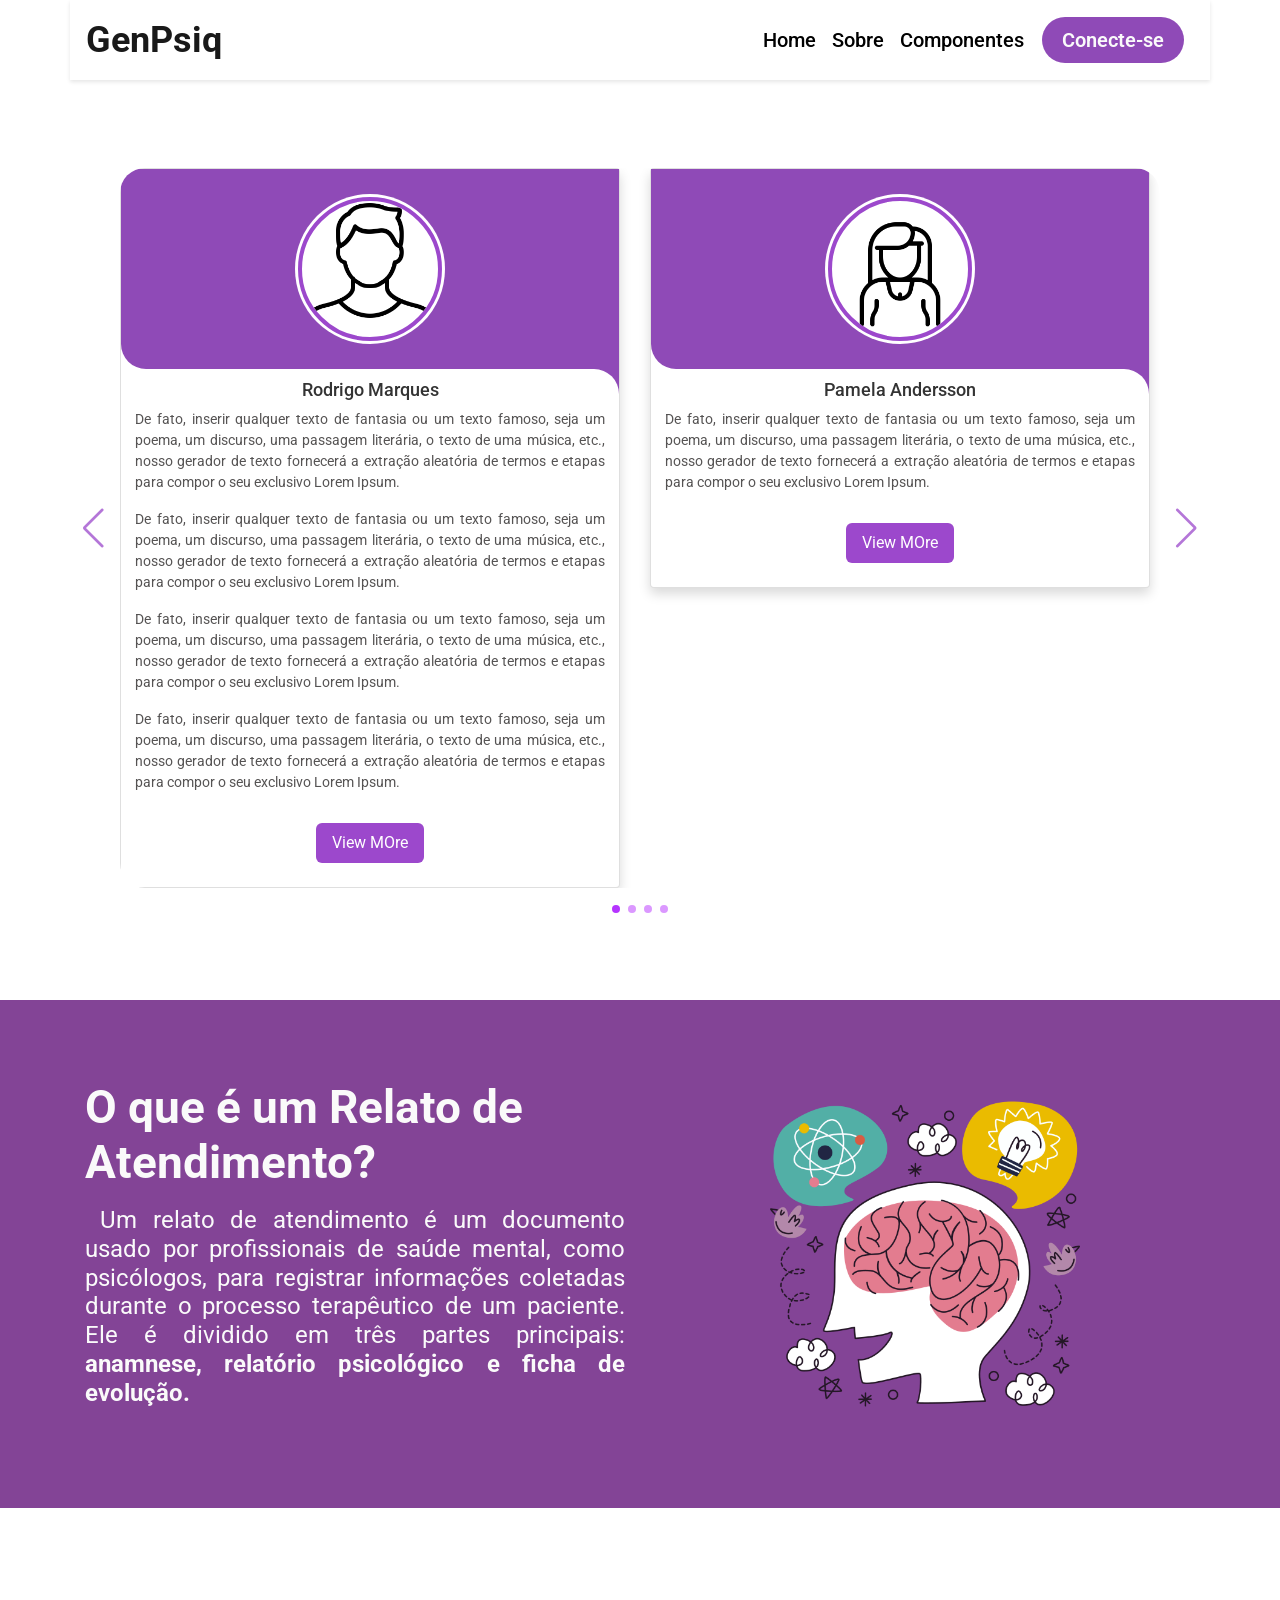
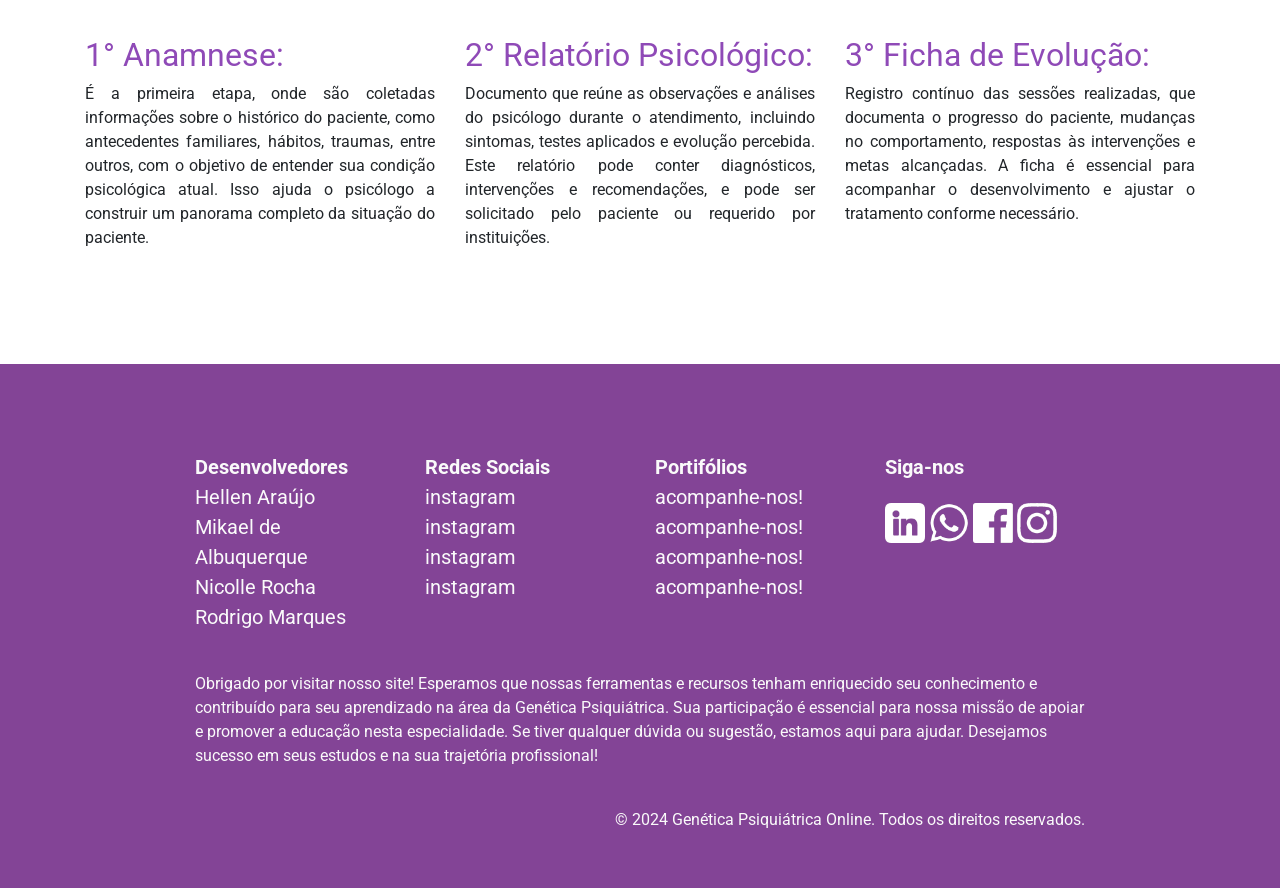
<file: index of/anamnese/caso2.html>
<!DOCTYPE html>
<html lang="en">

<head>
    <meta charset="UTF-8">
    <meta name="viewport" content="width=device-width, initial-scale=1.0">
    <title>Genpsiq - Relatório Psiquiátrico</title>
    <link rel="icon" type="image/png" sizes="16x16" href="imagens/genes.png">

    <link rel="stylesheet" href="CSS/swiper-bundle.min.css">
    <link rel="stylesheet" href="CSS/style-caso1.css">
    <link rel="stylesheet" href="https://stackpath.bootstrapcdn.com/bootstrap/4.3.1/css/bootstrap.min.css">
    
    <script src="https://code.jquery.com/jquery-3.3.1.slim.min.js"></script>
    <script src="https://cdnjs.cloudflare.com/ajax/libs/popper.js/1.14.7/umd/popper.min.js"></script>
    <script src="https://stackpath.bootstrapcdn.com/bootstrap/4.3.1/js/bootstrap.min.js"></script>
</head>

<body>
    <nav class="navbar navbar-expand-lg navbar-light container">
        <a href="#" class="navbar-brand">GenPsiq</a>
        <button class="navbar-toggler" type="button" data-toggle="collapse" data-target="#navbarSupportedContent"
            aria-controls="navbarSupportedContent" aria-expanded="false" aria-label="Toggle navigation">
            <span class="navbar-toggler-icon"></span>
        </button>
        <div class="collapse navbar-collapse d-md-flex justify-content-end text-center" id="navbarSupportedContent">
            <ul class="navbar-nav">
                <li class="nav-item">
                    <a href="../index.html" class="nav-link">Home</a>
                </li>
                <li class="nav-item">
                    <a href="#about-us__section" class="nav-link">Sobre</a>
                </li>
                <li class="nav-item">
                    <a href="#projects__section" class="nav-link">Componentes</a>
                </li>
                <li class="nav-item">
                    <a href="../login of/index.html" class="nav-link button btn-nav">Conecte-se</a>
                </li>
            </ul>
        </div>
    </nav>
    <br><br>

    <div class="slide-container swiper">
        <div class="slide-content">
            <div class="card-wrapper swiper-wrapper">
                <div class="card swiper-slide">
                    <div class="image-content">
                        <span class="overlay"></span>

                        <div class="card-image">
                            <img src="imagens/homem.png" alt="" class="card-img">
                        </div>
                    </div>

                    <div class="card-content">
                        <h2 class="name">Rodrigo Marques</h2>
                        <p class="description">De fato, inserir qualquer texto de fantasia ou um texto famoso, seja um poema, um discurso, uma passagem literária, o texto de uma música, etc., nosso gerador de texto fornecerá a extração aleatória de termos e etapas para compor o seu exclusivo Lorem Ipsum.</p>
                        <p class="description">De fato, inserir qualquer texto de fantasia ou um texto famoso, seja um poema, um discurso, uma passagem literária, o texto de uma música, etc., nosso gerador de texto fornecerá a extração aleatória de termos e etapas para compor o seu exclusivo Lorem Ipsum.</p>
                        <p class="description">De fato, inserir qualquer texto de fantasia ou um texto famoso, seja um poema, um discurso, uma passagem literária, o texto de uma música, etc., nosso gerador de texto fornecerá a extração aleatória de termos e etapas para compor o seu exclusivo Lorem Ipsum.</p>
                        <p class="description">De fato, inserir qualquer texto de fantasia ou um texto famoso, seja um poema, um discurso, uma passagem literária, o texto de uma música, etc., nosso gerador de texto fornecerá a extração aleatória de termos e etapas para compor o seu exclusivo Lorem Ipsum.</p>

                        <button class="botao">View MOre</button>
                    </div>
                </div>
                <div class="card swiper-slide">
                    <div class="image-content">
                        <span class="overlay"></span>

                        <div class="card-image">
                            <img src="imagens/mulheres.png" alt="" class="card-img">
                        </div>
                    </div>

                    <div class="card-content">
                        <h2 class="name">Pamela Andersson</h2>
                        <p class="description">De fato, inserir qualquer texto de fantasia ou um texto famoso, seja um poema, um discurso, uma passagem literária, o texto de uma música, etc., nosso gerador de texto fornecerá a extração aleatória de termos e etapas para compor o seu exclusivo Lorem Ipsum.</p>
                        
                        <button class="botao">View MOre</button>
                    </div>
                </div>
                <div class="card swiper-slide">
                    <div class="image-content">
                        <span class="overlay"></span>

                        <div class="card-image">
                            <img src="imagens/menina.png" alt="" class="card-img">
                        </div>
                    </div>

                    <div class="card-content">
                        <h2 class="name">Gisele Bitchenn</h2>
                        <p class="description">De fato, inserir qualquer texto de fantasia ou um texto famoso, seja um poema, um discurso, uma passagem literária, o texto de uma música, etc., nosso gerador de texto fornecerá a extração aleatória de termos e etapas para compor o seu exclusivo Lorem Ipsum.</p>
                        
                        <button class="botao">View MOre</button>
                    </div>
                </div>
                <div class="card swiper-slide">
                    <div class="image-content">
                        <span class="overlay"></span>

                        <div class="card-image">
                            <img src="imagens/homem.png" alt="" class="card-img">
                        </div>
                    </div>

                    <div class="card-content">
                        <h2 class="name">Felipe Baiucu</h2>
                        <p class="description">De fato, inserir qualquer texto de fantasia ou um texto famoso, seja um poema, um discurso, uma passagem literária, o texto de uma música, etc., nosso gerador de texto fornecerá a extração aleatória de termos e etapas para compor o seu exclusivo Lorem Ipsum.</p>
                        
                        <button class="botao">View MOre</button>
                    </div>
                </div>
            </div>
        </div>

    
        <div class="swiper-button-next swiper-navBtn"></div>
        <div class="swiper-button-prev swiper-navBtn"></div>
        <div class="swiper-pagination"></div>
  
    </div>
    <br><br><br>

    <section id="about-us__section">
        <div class="container">
            <div class="row">
                <!--<div class="col-md-6 col-12 align-self-center pb-5 pb-md0">-->
                <div class="col-md-6 col-12">    
                    <h2 class="mb-3">O que é um Relato de Atendimento?</h2>
                    <p class="justify-text">&nbsp;Um relato de atendimento é um documento usado por profissionais de saúde mental, como psicólogos, para registrar informações coletadas durante o processo terapêutico de um paciente. Ele é dividido em três partes principais: <b>anamnese, relatório psicológico e ficha de evolução.</b></p>
                </div>
                <!--<div class="col-md-6 col-12 my-5">-->
                    <div class="col-md-6 col-12 d-flex align-items-center justify-content-center">
                    <img src="imagens/ciencia2.png" alt="">
                </div>
            </div>
        </div>
    </section>
    <br><br>
    <section id="projects__section">
        <div class="container">
            <div class="row text-center">
                <div class="col-md-4 col-12 align-self-center">
                    <h2 class="custom-link">1° Anamnese: </h2>
                    <p class="justify-text1">É a primeira etapa, onde são coletadas informações sobre o histórico do paciente, como antecedentes familiares, hábitos, traumas, entre outros, com o objetivo de entender sua condição psicológica atual. Isso ajuda o psicólogo a construir um panorama completo da situação do paciente.</p>
                </div>
                <div class="col-md-4 col-16 align-self-center">
                    <h2 class="custom-link">2° Relatório Psicológico: </h2>
                    <p class="justify-text1">Documento que reúne as observações e análises do psicólogo durante o atendimento, incluindo sintomas, testes aplicados e evolução percebida. Este relatório pode conter diagnósticos, intervenções e recomendações, e pode ser solicitado pelo paciente ou requerido por instituições.</p>
                </div>
                <div class="col-md-4 col-12 align-self-center">
                    <h2 class="custom-link">3° Ficha de Evolução: </h2>
                    <p class="justify-text1">Registro contínuo das sessões realizadas, que documenta o progresso do paciente, mudanças no comportamento, respostas às intervenções e metas alcançadas. A ficha é essencial para acompanhar o desenvolvimento e ajustar o tratamento conforme necessário.</p>
                <br>
                </div>
            </div>
        </div>
    </section>
    

    <br><br>
    <footer id="footer__section">
        <div class="container">
            <div class="row">
                <div class="col-lg-3 col-6 pt-md-5 col-md-4">
                    <ul class="list-unstyled">
                        <li class="font-weight-bold">Desenvolvedores</li>
                        <a href="#" class="text-description"><li>Hellen Araújo</li></a>
                        <a href="#" class="text-description"><li>Mikael de Albuquerque</li></a>
                        <a href="#" class="text-description"><li>Nicolle Rocha</li></a>
                        <a href="#" class="text-description"><li>Rodrigo Marques</li></a>
                    </ul>
                </div>
                <div class="col-lg-3 col-6 pt-md-5 col-md-4">
                    <ul class="list-unstyled">
                        <li class="font-weight-bold">Redes Sociais</li>
                        <a href="https://www.instagram.com/gr0tthellen/" target="_blank" class="text-description"><li>instagram</li></a>
                        <a href="https://www.instagram.com/mikael.as_/" target="_blank" class="text-description"><li>instagram</li></a>
                        <a href="https://www.instagram.com/nicchopo/" target="_blank" class="text-description"><li>instagram</li></a>
                        <a href="https://www.instagram.com/rodrigou.cor/" target="_blank" class="text-description"><li>instagram</li></a>
                    </ul>
                </div>
                <div class="col-lg-3 col-6 pt-md-5 col-md-4">
                    <ul class="list-unstyled">
                        <li class="font-weight-bold">Portifólios</li>
                        <a href="#" class="text-description"><li>acompanhe-nos!</li></a>
                        <a href="#" class="text-description"><li>acompanhe-nos!</li></a>
                        <a href="#" class="text-description"><li>acompanhe-nos!</li></a>
                        <a href="#" class="text-description"><li>acompanhe-nos!</li></a>
                    </ul>
                </div>
                <div class="col-lg-3 col-6 py-md-4 pt-lg-5 social-icons col-md-12 text-md-center text-lg-left">
                    <p class="font-weight-bold">Siga-nos</p>
                    <a href="#"><img src="imagens/linkedin.png" alt=""></a>
                    <a href="#"><img src="imagens/whatsapp.png" alt=""></a>
                    <a href="#"><img src="imagens/logotipo-do-aplicativo-do-facebook.png" alt=""></a>
                    <a href="#"><img src="imagens/instagram.png" alt=""></a>
                </div>
                <div class="text-final col-12 py-4">
                    <p>  
                        Obrigado por visitar nosso site! Esperamos que nossas ferramentas e recursos tenham enriquecido seu conhecimento e contribuído para seu aprendizado na área da Genética Psiquiátrica.
                         Sua participação é essencial para nossa missão de apoiar e promover a educação nesta especialidade. 
                         Se tiver qualquer dúvida ou sugestão, estamos aqui para ajudar. Desejamos sucesso em seus estudos e na sua trajetória profissional!
                    </p>
                </div>
                <div class="text-final col-12 text-right">
                    <p>&copy; 2024 Genética Psiquiátrica Online. Todos os direitos reservados.</p>
                </div>
            </div>
        </div>
    </footer>
</body>

    <script src="JS/swiper-bundle.min.js"></script>
    <script src="JS/script-caso1.js"></script>
</html>
</file>
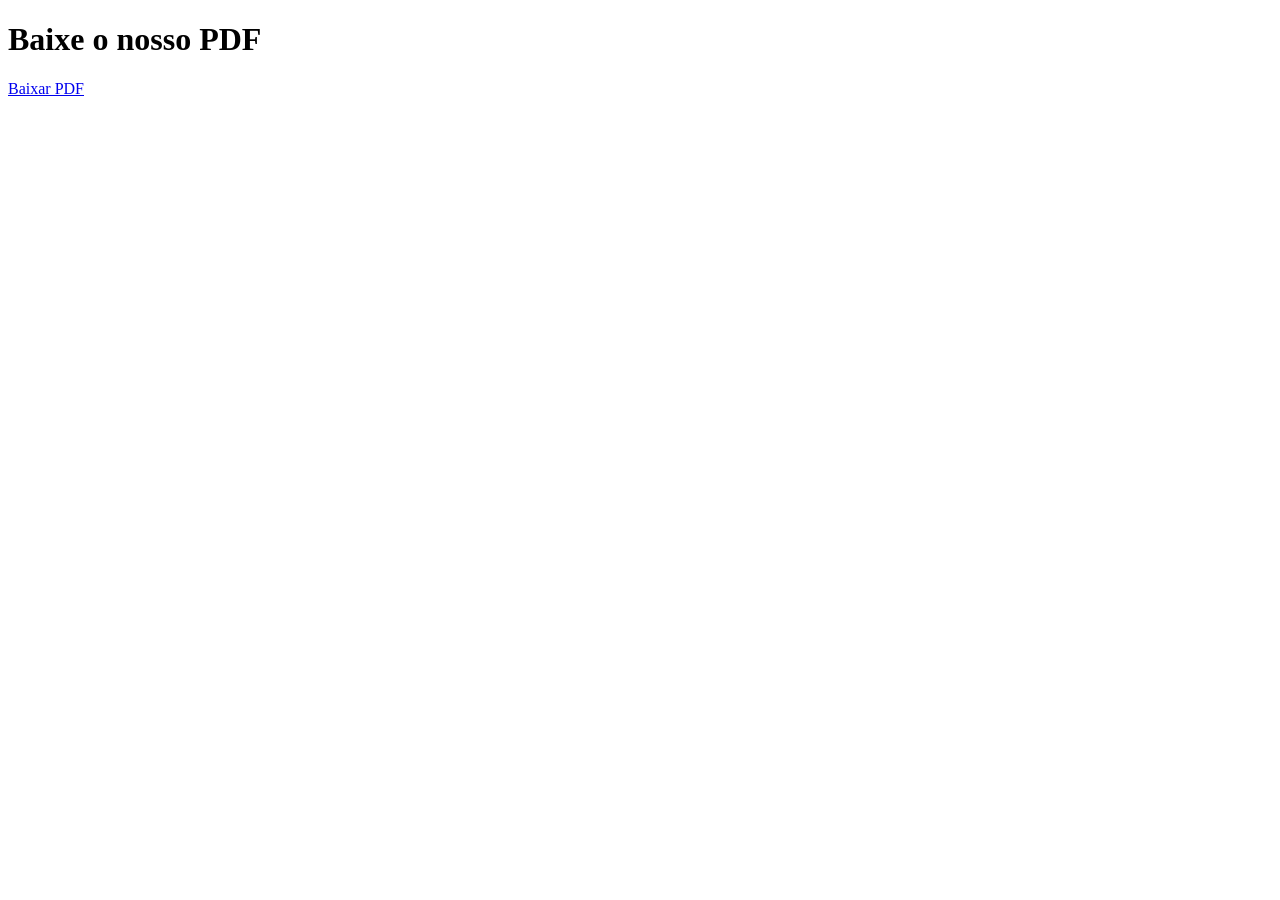
<file: index of/download/teste.html>
<!DOCTYPE html>
<html lang="pt-BR">
<head>
    <meta charset="UTF-8">
    <meta name="viewport" content="width=device-width, initial-scale=1.0">
    <title>Download de PDF</title>
</head>
<body>
    <h1>Baixe o nosso PDF</h1>
    <a href="teste1/TDD.pptx" download>Baixar PDF</a>
</body>
</html>
</file>
<file: index of/style.css>
@import url('https://fonts.googleapis.com/css2?family=Roboto:wght@400;500;700;900&display=swap');

* {
    padding: 0;
    margin: 0;
    box-sizing: border-box;
}

html {
    scroll-behavior: smooth;
}

body {
    font-family: 'Roboto', sans-serif !important;
}

.navbar {
    box-shadow: 0 2px 4px rgba(0, 0, 0, 0.1); 
}

#header__section {
    padding: 150px 0 120px 0; 
}

@media (max-width: 768px) {
    #header__section {
        padding-top: 180px; 
    }
}

.navbar-brand {
    font-weight: 700;
    font-size: 36px !important;
}

.navbar-brand:hover {
    color: #000 !important;
    font-weight: bold;
    font-size: 1.1em;
}

/* Defina a cor padrão dos links e ícones */
.nav-link {
    color: #000000 !important;
    font-weight: 500;
    text-decoration: none !important; 
    transition: all 0.3s ease;
}

.nav-link:hover {
    color: #000000 !important;
    font-weight: bold;
    font-size: 1.1em;
    text-decoration: none!important;
}

/* Botões específicos: "Conecte-se" e "Faça Parte da Comunidade" */
.nav-link.button.btn-nav {
    background: #8f4ab7;
    color: #fafafa !important;
    border-radius: 50px;
    font-weight: 600;
}

.nav-link.button.btn-nav:hover {
    background-color: #9c48cc;
    text-decoration: none;
    color: #e2dada !important;
}

/* Ajuste adicional para os botões principais */
#header__section .btn-nav {
    background-color: #8f4ab7;
    color: #fafafa;
    font-weight: 600;
    padding: 14px 40px; 
    /*width: 100%;*/
    border-radius: 30px;
    text-align: center;
    display: inline-block;
    transition: all 0.3s ease;
}

#header__section .btn-nav:hover {
    background-color: #9c48cc;
}

.btn-header {
    padding: 14px 40px;
}

.btn-nav {
    padding: 8px 20px!important;
    margin: 0 10px;
}

#header__section {
    padding: 90px 0 120px 0;
}

#header__section h1 {
    font-size: 56px;
    font-weight: 700;
}

#header__section p {
    font-size: 20px;
    line-height: 1.4;
}

#header__section img {
    width: 100%;
    max-width: 400px;
}

#about-us__section {
    padding: 80px 0;
    width: 100%;
    background: #834496;
    /*background: linear-gradient(to left, #a510d3, #9126cf);*/
    color: #fafafa;
}

#about-us__section img {
    width: 100%;
    max-width: 500px;
}

#about-us__section h2 {
    font-size: 46px;
    font-weight: bold;
}

#about-us__section p {
    font-size: 24px;
    line-height: 1.2;
    margin-bottom: 20px;
}

.justify-text {
    text-align: justify;
}
  
.justify-text1 {
    text-align: center !important;
}

#projects__section {
    padding: 80px 0 50px 0;
}

#projects__section h3{
    color: #ffffff !important;
    font-weight: 500;
    transition: all 0.3s ease;
}

#projects__section img {
    width: 100%;
    max-width: 200px;
    height: 200px;
}

.custom-link {
    color: #8f4ab7; /* Cor desejada para os links */
    font-weight: 500; /* Ajuste conforme necessário */
    text-decoration: none; /* Remover o sublinhado dos links */
}

.custom-link:hover {
    color: #bd60f3; /* Cor dos links quando o cursor está sobre eles */
    text-decoration: underline; /* Adiciona um sublinhado quando o cursor está sobre o link */
}

#footer__section {
    padding: 40px 100px;
    width: 100%;
    background: #834496;
}

#footer__section ul,
li,
.social-icons p {
    font-size: 20px;
    color: #fafafa;
}

.social-icons img {
    width: 40px;
    margin-top: 5px;
}

.font-weight-bold {
    text-align: left;
}

.text-description {
    color: #fafafa; /* Cor desejada para os links */ /* Ajuste conforme necessário */
    text-decoration: none; /* Remover o sublinhado dos links */
}

.text-description:hover {
    color: #e2dada; /* Cor dos links quando o cursor está sobre eles */
    text-decoration: underline; /* Adiciona um sublinhado quando o cursor está sobre o link */
}

.text-final{
    color: #fafafa;
}
</file>
<file: index of/login of/style.css>
@import url('https://fonts.googleapis.com/css2?family=Montserrat:ital,wght@0,100..900;1,100..900&display=swap');

*{
    margin: 0;
    padding: 0;
    box-sizing: border-box;
    font-family: "Montserrat", sans-serif;
}

body{
    background-color: #f0bdff;
    background: linear-gradient(to right, #c8b1dd, #c1b0d1);
    display: flex;   
    align-items: center;
    justify-content: center;
    flex-direction: column;
    height: 100vh;
}

.container{
    background-color: #ffffff;
    border-radius: 30px;
    box-shadow: 0 5px 15px rgba(0, 0, 0, 0.35) ;
    position: relative;
    overflow: hidden;
    width: 1000px;
    max-width: 100%;
    min-height: 500px;
}

.container p{
    font-size: 14px;
    line-height: 20px;
    letter-spacing: 0.3px;
    margin: 20px 0;
}

.container span{
    font-size: 12px;
}

.container a{
    color: #333;
    font-size: 13px;
    text-decoration: none;
    margin: 15px 0 10px;
}

.container button{
    background-color: #9e2fdf;
    color: #ffffff;
    font-size: 12px;
    padding: 10px 45px;
    border: 1px solid transparent;
    border-radius: 8px;
    font-weight: 600;
    letter-spacing: 0.5px;
    text-transform: uppercase;
    margin-top: 10px;
    cursor: pointer;
}

.container button.hidden{
    background-color: transparent;
    border-color: #ffffff;
}

.container form{
    background-color: #ffffff;
    display: flex;
    align-items: center;
    justify-content: center;
    flex-direction: column;
    padding: 0 40px;
    height: 100%;
}

.container input{
    background-color: #eee;
    border: none;
    margin: 8px 0;
    padding: 10px 15px;
    font-size: 13px;
    border-radius: 8px;
    width: 100%;
    outline: none;
}

.form-container{
    position: absolute;
    top: 0;
    height: 100%;
    transition: all 0.6s ease-in-out;
}

.sign-in{
    left: 0;
    width: 50%;
    z-index: 2;
}

.container.active .sign-in{
    transform: translateX(100%);
}

.sign-up{
    left: 0;
    width: 50%;
    opacity: 0;
    z-index: 1;
}

.container.active .sign-up{
    transform: translateX(100%);
    opacity: 1;
    z-index: 5;
    animation: move 0.6s;
}

@keyframes move{
    0%, 49.99%{
        opacity: 0;
        z-index: 1;
    }
    50%, 100%{
        opacity: 1;
        z-index: 5;
    }
}

.social-icons{
    margin: 20px 0;
}

.social-icons a{
    border: 1px solid #ccc;
    border-radius: 20%;
    display: inline-flex;
    justify-content: center;
    align-items: center;
    margin: 0 3px;
    width: 40px;
    height: 40px;    
}

.toggle-container{
    position: absolute;
    top: 0;
    left: 50%;
    width: 50%;
    height: 100%;
    overflow: hidden;
    transition: all 0.6s ease-in-out;
    border-radius: 150px 0 0 100px;
    z-index: 1000;
}

.container.active .toggle-container{
    transform: translateX(-100%);
    border-radius: 0 150px 100px 0;
}

.toggle{
    background-color: #9e2fdf;
    height: 100%;
    background: linear-gradient(to right, #9d23c2, #9e2fdf);
    color: #ffffff;
    position: relative;
    left: -100%;
    height: 100%;
    width: 200%;
    transform: translateX(0);
    transition: all 0.6s ease-in-out;
}

.container.active .toggle{
    transform: translateX(50%);
}

.toggle-panel{
    position: absolute;
    width: 50%;
    height: 100%;
    display: flex;
    align-items: center;
    justify-content: center;
    flex-direction: column;
    padding: 0 30px;
    text-align: center;
    top: 0;
    transform: translateX(0);
    transition: all 0.6s ease-in-out;
}

.toggle-left{
    transform: translateX(-200%);
}

.toggle-right{
    right: 0;
    transform: translateX(0);
}

.container.active .toggle-left{
    transform: translateX(0);
}

.container.active .toggle-right{
    transform: translateX(200%);
}
</file>
<file: index of/anamnese/CSS/style-anam.css>
@import url('https://fonts.googleapis.com/css2?family=Roboto:wght@400;500;700;900&display=swap');

* {
    padding: 0;
    margin: 0;
    box-sizing: border-box;
}

html {
    scroll-behavior: smooth;
}

body {
    font-family: 'Roboto', sans-serif !important;
}

.navbar {
    box-shadow: 0 2px 4px rgba(0, 0, 0, 0.1); 
}

#header__section {
    padding: 150px 0 120px 0; 
}

@media (max-width: 768px) {
    #header__section {
        padding-top: 180px; 
    }
}

.navbar-brand {
    font-weight: 700;
    font-size: 36px !important;
}

.navbar-brand:hover {
    color: #000 !important;
    font-weight: bold;
    font-size: 1.1em;
}

/* Defina a cor padrão dos links e ícones */
.nav-link {
    color: #000000 !important;
    font-weight: 500;
    text-decoration: none !important; 
    transition: all 0.3s ease;
}

.nav-link:hover {
    color: #000000 !important;
    font-weight: bold;
    font-size: 1.1em;
    text-decoration: none!important;
}

/* Botões específicos: "Conecte-se" e "Faça Parte da Comunidade" */
.nav-link.button.btn-nav {
    background: #8f4ab7;
    color: #fafafa !important;
    border-radius: 50px;
    font-weight: 600;
}

.nav-link.button.btn-nav:hover {
    background-color: #9c48cc;
    text-decoration: none;
    color: #e2dada !important;
}

/* Ajuste adicional para os botões principais */
#header__section .btn-nav {
    background-color: #8f4ab7;
    color: #fafafa !important;
    font-weight: 600;
    padding: 14px 40px; 
    border-radius: 30px;
    text-align: center;
    display: inline-block;
    transition: all 0.3s ease;
}

#header__section .btn-nav:hover {
    background-color: #9c48cc;
}

.btn-header {
    padding: 14px 40px;
}

.btn-nav {
    padding: 8px 20px!important;
    margin: 0 10px;
}

#header__section {
    padding: 90px 0 120px 0;
}

#header__section h1 {
    font-size: 56px;
    font-weight: 700;
}

#header__section p {
    font-size: 20px;
    line-height: 1.4;
}

#header__section img {
    width: 100%;
    max-width: 400px;
}

#about-us__section {
    padding: 80px 0;
    width: 100%;
    background: #834496;
    /*background: linear-gradient(to left, #a510d3, #9126cf);*/
    color: #fafafa;
}

#about-us__section img {
    width: 100%;
    max-width: 310px;
}

#about-us__section h2 {
    font-size: 46px;
    font-weight: bold;
}

#about-us__section p {
    font-size: 24px;
    line-height: 1.2;
    margin-bottom: 20px;
}

.justify-text {
    text-align: justify;
}
  
.justify-text1 {
    text-align: justify;
}

#about-us__section-2 {
    padding: 80px 0;
    width: 100%;
    background: #ffffff;
    /*background: linear-gradient(to left, #a510d3, #9126cf);*/
}

#about-us__section-2 img {
    width: 100%;
    max-width: 310px;
}

#about-us__section-2 h2 {
    font-size: 46px;
    font-weight: bold;
}

#about-us__section-2 p {
    font-size: 24px;
    line-height: 1.2;
    margin-bottom: 20px;
}

#projects__section {
    padding: 80px 0 50px 0;
    align-items: baseline;
}

#projects__section h3{
    color: #ffffff;
    font-weight: 500;
    transition: all 0.3s ease;
}

#projects__section img {
    width: 100%;
    max-width: 200px;
    height: 200px;
}

.custom-link {
    color: #8f4ab7; /* Cor desejada para os links */
    font-weight: 400; /* Ajuste conforme necessário */
    text-align: left;
    text-decoration: none; /* Remover o sublinhado dos links */
}

#footer__section {
    padding: 40px 180px;
    width: 100%;
    background: #834496;
}

#footer__section ul,
li,
.social-icons p {
    font-size: 20px !important;
}

.social-icons img {
    width: 40px;
    margin-top: 5px;
}

.font-weight-bold {
    text-align: left;
    color: #fafafa;

}

.text-description {
    color: #fafafa; /* Cor desejada para os links */ /* Ajuste conforme necessário */
    text-decoration: none; /* Remover o sublinhado dos links */
}

.text-description:hover {
    color: #e2dada; /* Cor dos links quando o cursor está sobre eles */
    text-decoration: underline; /* Adiciona um sublinhado quando o cursor está sobre o link */
}

.text-final{
    color: #fafafa;
}


.slide-container{
    max-width: 1120px;
    width: 100%;
    padding: 40px 0;
}
.slide-content{
    margin: 0 40px;
    overflow: hidden;
    border-radius: 25px;
}

.card{
    border-radius: 25px 25px 25px 0;
    background-color: #ffffff;
    box-shadow: 0 6px 12px rgba(0, 0, 0, 0.15); 
    
}
.card-content, .image-content{
    display: flex;
    flex-direction: column;
    align-items: center;
    padding: 10px 14px;
}

.image-content{
    position: relative;
    row-gap: 5px;
    padding: 25px 0;
}

.overlay{
    position: absolute;
    left: 0;
    top: 0;
    height: 100%;
    width: 100%;
    background-color: #8f4ab7;
    border-radius: 0px 0px 0 25px;
}

.overlay::before,
.overlay::after{    
    content: '';
    position: absolute;
    right: 0;
    bottom: -40px;
    height: 40px;
    width: 40px;
    background-color: #8f4ab7;
}

.overlay::after{
    border-radius: 0 25px 0 0;
    background-color: #ffffff;
}

.card-image{
    position: relative;
    height: 150px;
    width: 150px;
    border-radius: 50%;
    background: #FFFFFF;
    padding: 3px;
}

.card-image .card-img{
    height: 100%;
    width: 100%;
    object-fit: cover;
    border-radius: 50%;
    border: 4px solid #9c48cc;
}

.name{
    font-size: 18px;
    font-weight: 500;
    color: #333;
}

.description{
    font-size: 14px;
    color: #555353;
    text-align: center;
}

.botao{
    border: none;
    font-size: 16px;
    color: #ffffff;
    padding: 8px 16px;
    background-color: #9c48cc;
    border-radius: 6px;
    margin: 14px;
    cursor: pointer;
    transition: all 0.3s ease;
}

.botao:hover{
    background: #c46cf7;
}

.swiper-navBtn{
    color: #b476d8;
    transition: color 0.3s ease;
}

.swiper-navBtn:hover{
    color: #cc77fd;
}

.swiper-navBtn::before,
.swiper-navBtn::after{
    font-size: 40px;
}

.swiper-button-next{
    right: 0;
}

.swiper-button-prev{
    left: 0;
}

.swiper-pagination-bullet{
    background-color: #db98ff;
    opacity: 1;
}

.swiper-pagination-bullet-active{
    background-color: #b534ff;
}

@media screen and (max-width: 768px){ 
    .slide-content{
        margin: 0 10px ;
    }
    .swiper-navBtn{
        display: none;
    }
}
</file>
<file: index of/anamnese/CSS/style-caso1.css>
@import url('https://fonts.googleapis.com/css2?family=Roboto:wght@400;500;700;900&display=swap');

* {
    padding: 0;
    margin: 0;
    box-sizing: border-box;
}

html {
    scroll-behavior: smooth;
}

body {
    font-family: 'Roboto', sans-serif !important;
}

.navbar {
    box-shadow: 0 2px 4px rgba(0, 0, 0, 0.1); 
}

#header__section {
    padding: 150px 0 120px 0; 
}

@media (max-width: 768px) {
    #header__section {
        padding-top: 180px; 
    }
}

.navbar-brand {
    font-weight: 700;
    font-size: 36px !important;
}

.navbar-brand:hover {
    color: #000 !important;
    font-weight: bold;
    font-size: 1.1em;
}

/* Defina a cor padrão dos links e ícones */
.nav-link {
    color: #000000 !important;
    font-weight: 500;
    text-decoration: none !important; 
    transition: all 0.3s ease;
}

.nav-link:hover {
    color: #000000 !important;
    font-weight: bold;
    font-size: 1.1em;
    text-decoration: none!important;
}

/* Botões específicos: "Conecte-se" e "Faça Parte da Comunidade" */
.nav-link.button.btn-nav {
    background: #8f4ab7;
    color: #fafafa !important;
    border-radius: 50px;
    font-weight: 600;
}

.nav-link.button.btn-nav:hover {
    background-color: #9c48cc;
    text-decoration: none;
    color: #e2dada !important;
}

/* Ajuste adicional para os botões principais */
#header__section .btn-nav {
    background-color: #8f4ab7;
    color: #fafafa !important;
    font-weight: 600;
    padding: 14px 40px; 
    border-radius: 30px;
    text-align: center;
    display: inline-block;
    transition: all 0.3s ease;
}

#header__section .btn-nav:hover {
    background-color: #9c48cc;
}

.btn-header {
    padding: 14px 40px;
}

.btn-nav {
    padding: 8px 20px!important;
    margin: 0 10px;
}

#header__section {
    padding: 90px 0 120px 0;
}

#header__section h1 {
    font-size: 56px;
    font-weight: 700;
}

#header__section p {
    font-size: 20px;
    line-height: 1.4;
}

#header__section img {
    width: 100%;
    max-width: 400px;
}

#about-us__section {
    padding: 80px 0;
    width: 100%;
    background: #834496;
    /*background: linear-gradient(to left, #a510d3, #9126cf);*/
    color: #fafafa;
}

#about-us__section img {
    width: 100%;
    max-width: 310px;
}

#about-us__section h2 {
    font-size: 46px;
    font-weight: bold;
}

#about-us__section p {
    font-size: 24px;
    line-height: 1.2;
    margin-bottom: 20px;
}

.justify-text {
    text-align: justify;
}
  
.justify-text1 {
    text-align: justify;
}

#projects__section {
    padding: 80px 0 50px 0;
    align-items: baseline;
}

#projects__section h3{
    color: #ffffff !important;
    font-weight: 500;
    transition: all 0.3s ease;
}

#projects__section img {
    width: 100%;
    max-width: 200px;
    height: 200px;
}

.custom-link {
    color: #8f4ab7; /* Cor desejada para os links */
    font-weight: 400; /* Ajuste conforme necessário */
    text-align: left;
    text-decoration: none; /* Remover o sublinhado dos links */
}

#footer__section {
    padding: 40px 180px;
    width: 100%;
    background: #834496;
}

#footer__section ul,
li,
.social-icons p {
    font-size: 20px !important;
}

.social-icons img {
    width: 40px;
    margin-top: 5px;
}

.font-weight-bold {
    text-align: left;
    color: #fafafa;

}

.text-description {
    color: #fafafa; /* Cor desejada para os links */ /* Ajuste conforme necessário */
    text-decoration: none; /* Remover o sublinhado dos links */
}

.text-description:hover {
    color: #e2dada; /* Cor dos links quando o cursor está sobre eles */
    text-decoration: underline; /* Adiciona um sublinhado quando o cursor está sobre o link */
}

.text-final{
    color: #fafafa;
}


.slide-container{
    max-width: 1120px;
    width: 100%;
    padding: 40px 0;
}
.slide-content{
    margin: 0 40px;
    overflow: hidden;
    border-radius: 25px;
}

.card{
    border-radius: 25px 25px 25px 0;
    background-color: #ffffff;
    box-shadow: 0 6px 12px rgba(0, 0, 0, 0.15); 
    max-width: 500px;
    width: 100%;
    
}

.card-content, .image-content{
    display: flex;
    flex-direction: column;
    align-items: center;
    padding: 10px 14px;
}

.image-content{
    position: relative;
    row-gap: 5px;
    padding: 25px 0;
}

.overlay{
    position: absolute;
    left: 0;
    top: 0;
    height: 100%;
    width: 100%;
    background-color: #8f4ab7;
    border-radius: 0px 0px 0 25px;
}

.overlay::before,
.overlay::after{    
    content: '';
    position: absolute;
    right: 0;
    bottom: -40px;
    height: 40px;
    width: 40px;
    background-color: #8f4ab7;
}

.overlay::after{
    border-radius: 0 25px 0 0;
    background-color: #ffffff;
}

.card-image{
    position: relative;
    height: 150px;
    width: 150px;
    border-radius: 50%;
    background: #FFFFFF;
    padding: 3px;
}

.card-image .card-img{
    height: 100%;
    width: 100%;
    object-fit: cover;
    border-radius: 50%;
    border: 4px solid #9c48cc;
}

.name{
    font-size: 18px;
    font-weight: 500;
    color: #333;
}

.description{
    font-size: 14px;
    color: #555353;
    text-align: justify;
}

.botao{
    border: none;
    font-size: 16px;
    color: #ffffff;
    padding: 8px 16px;
    background-color: #9c48cc;
    border-radius: 6px;
    margin: 14px;
    cursor: pointer;
    transition: all 0.3s ease;
}

.botao:hover{
    background: #c46cf7;
}

.swiper-navBtn{
    color: #b476d8;
    transition: color 0.3s ease;
}

.swiper-navBtn:hover{
    color: #cc77fd;
}

.swiper-navBtn::before,
.swiper-navBtn::after{
    font-size: 40px;
}

.swiper-button-next{
    right: 0;
}

.swiper-button-prev{
    left: 0;
}

.swiper-pagination-bullet{
    background-color: #db98ff;
    opacity: 1;
}

.swiper-pagination-bullet-active{
    background-color: #b534ff;
}

@media screen and (max-width: 768px){ 
    .slide-content{
        margin: 0 10px ;
    }
    .swiper-navBtn{
        display: none;
    }
}
</file>
